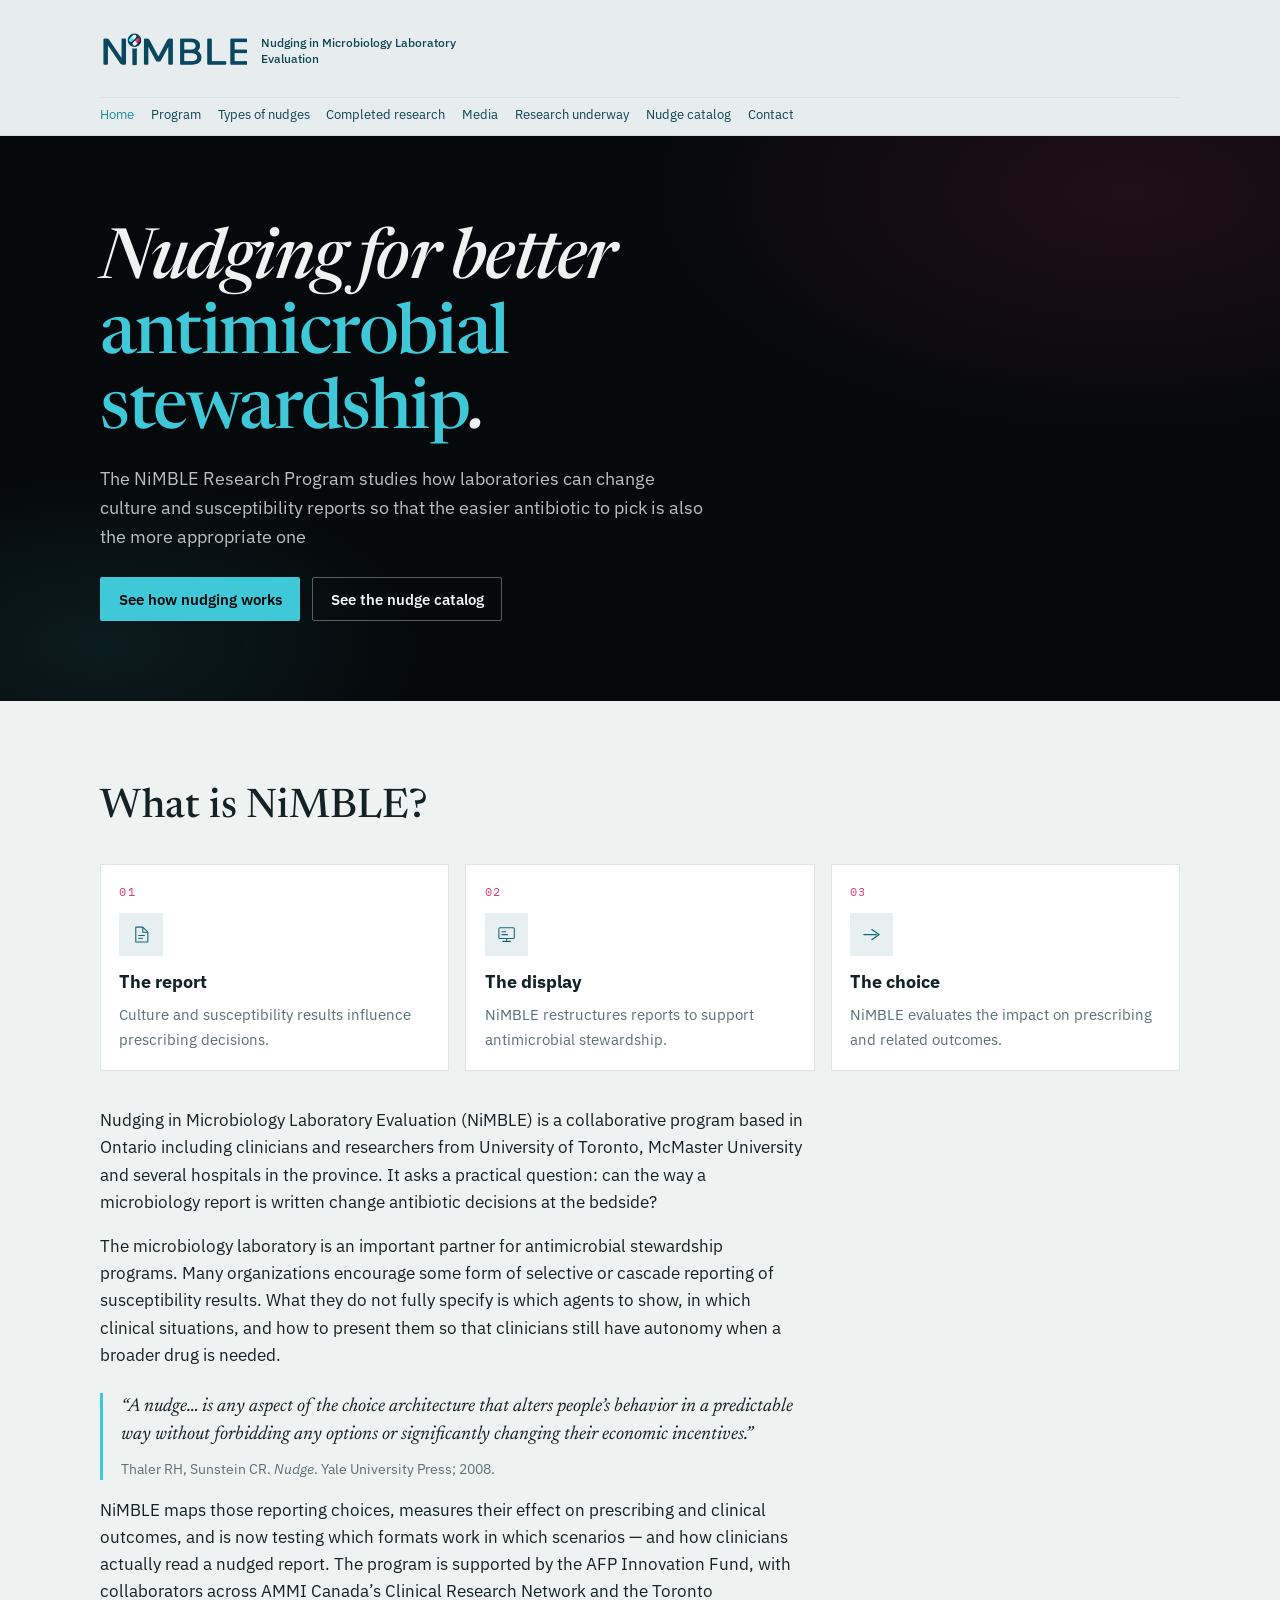
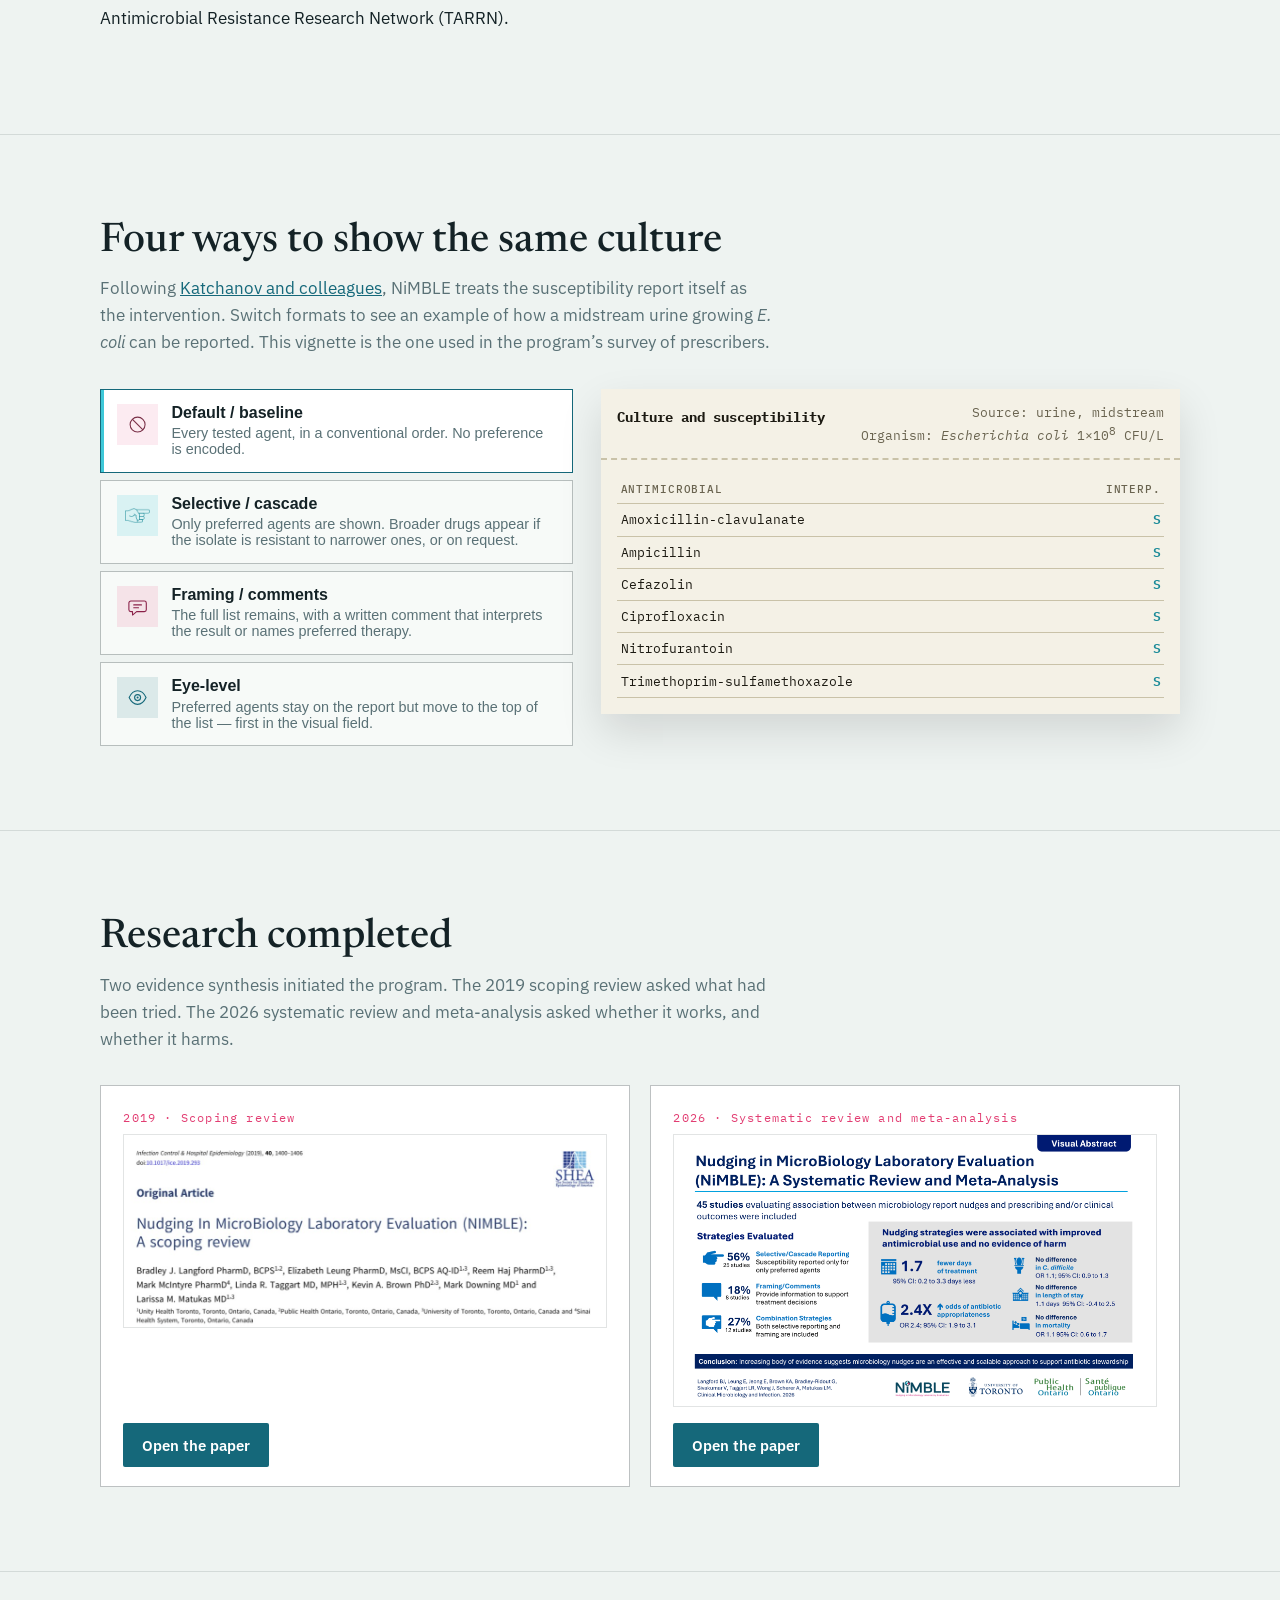
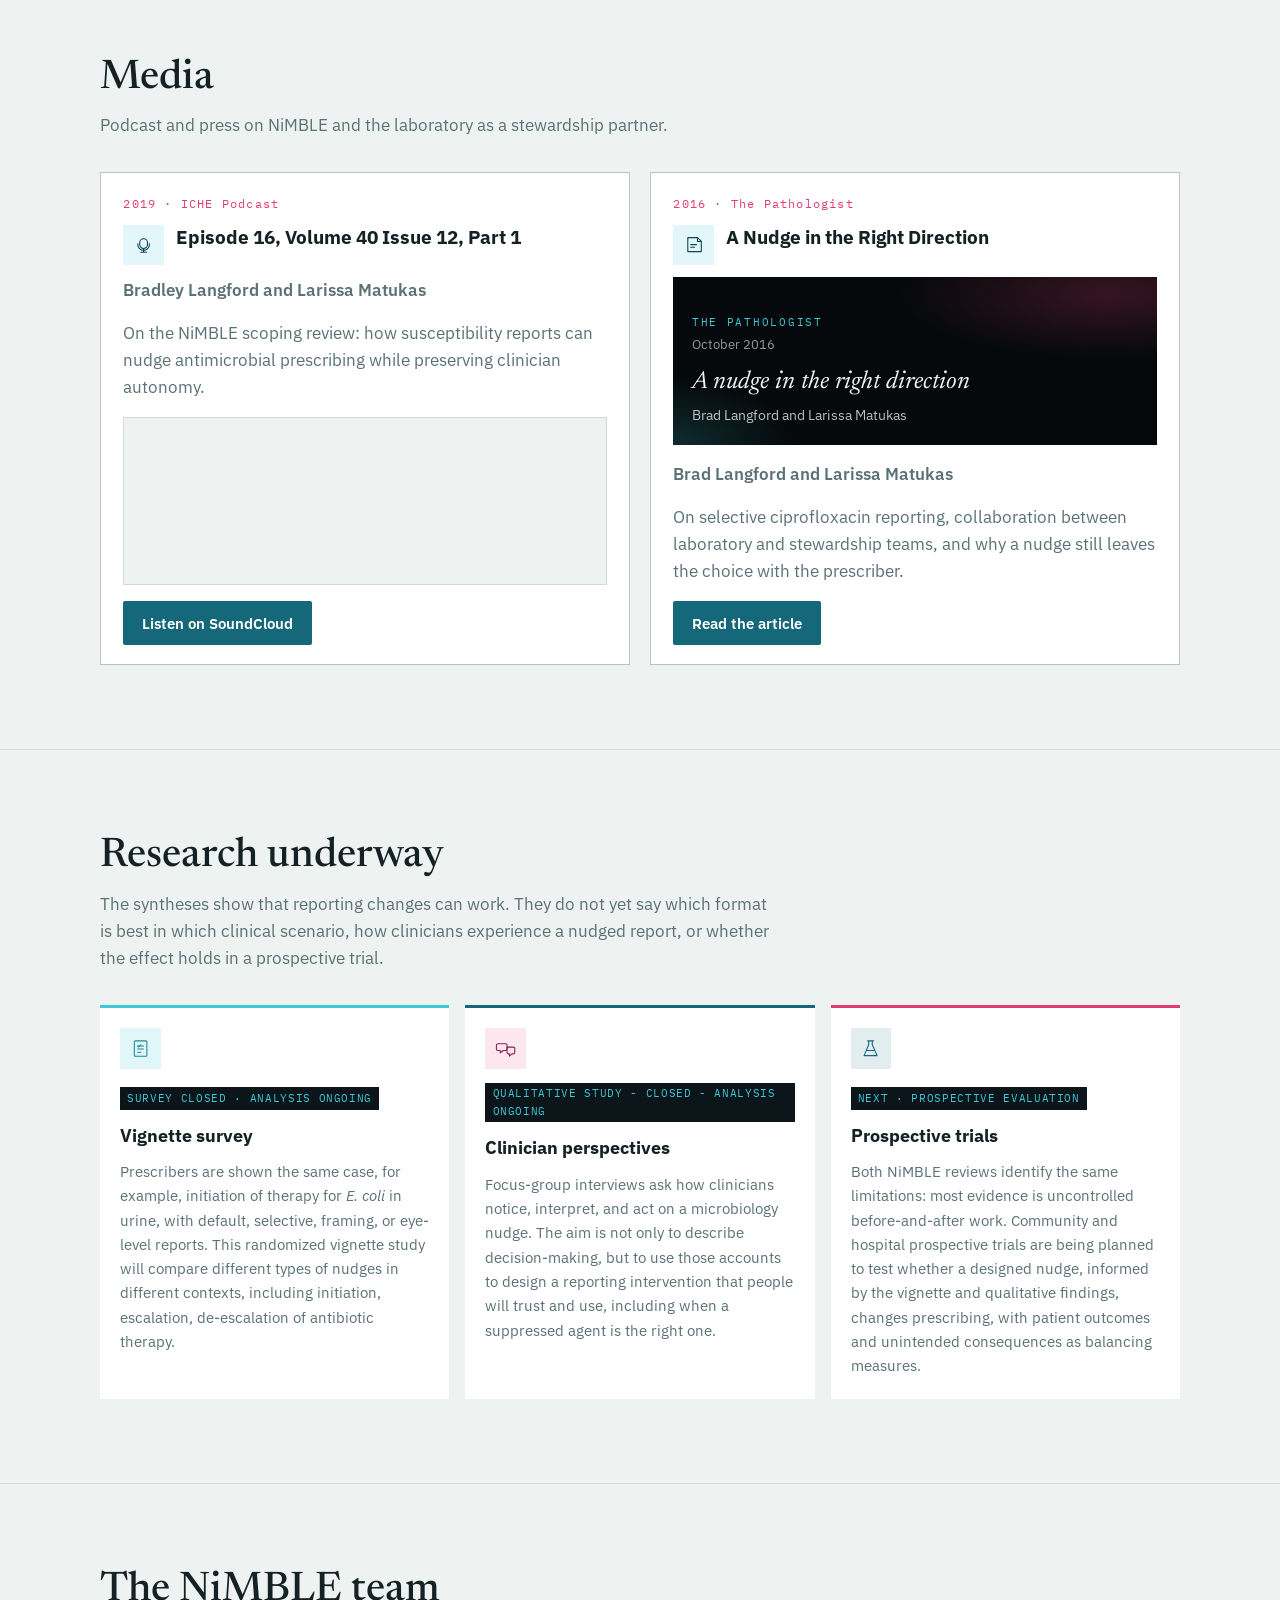
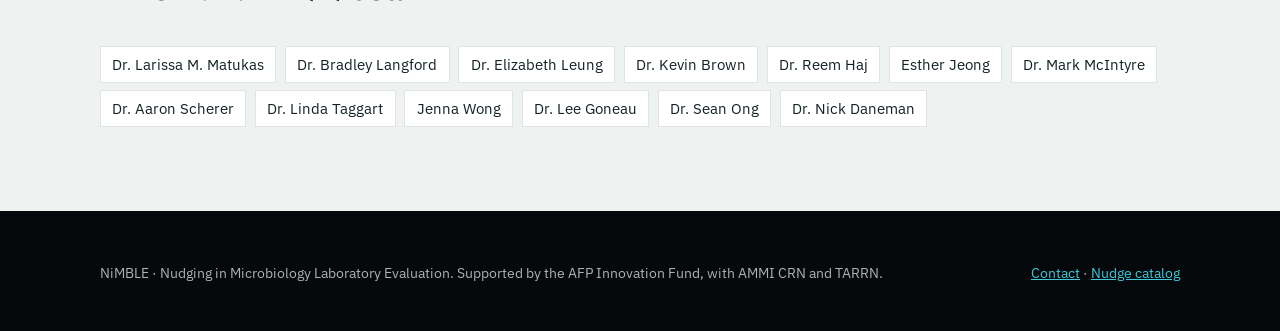
<file: index.html>
<!DOCTYPE html>
<html lang="en">

<head>
  <meta charset="utf-8">
  <meta name="viewport" content="width=device-width, initial-scale=1">
  <title>NiMBLE — Nudging in Microbiology Laboratory Evaluation</title>
  <meta name="description"
    content="NiMBLE studies how the design of microbiology laboratory reports can improve antimicrobial prescribing without removing clinician autonomy.">
  <link rel="preconnect" href="https://fonts.googleapis.com">
  <link rel="preconnect" href="https://fonts.gstatic.com" crossorigin>
  <link
    href="https://fonts.googleapis.com/css2?family=IBM+Plex+Mono:wght@400;600&family=IBM+Plex+Sans:wght@400;500;600&family=Newsreader:ital,opsz,wght@0,6..72,500;1,6..72,500&display=swap"
    rel="stylesheet">
  <link rel="stylesheet" href="styles.css?v=13">
  <link rel="icon" href="assets/favicon.svg" type="image/svg+xml">
  <link rel="icon" href="assets/favicon.png" type="image/png" sizes="32x32">
  <link rel="shortcut icon" href="favicon.ico">
  <link rel="apple-touch-icon" href="assets/apple-touch-icon.png">
</head>

<body>
  <a class="skip" href="#main">Skip to content</a>
  <header class="site-header">
    <div class="header-inner">
      <div class="header-bar">
        <a class="logo-link" href="index.html#home">
          <img src="assets/nimble-logo.png" width="293" height="59" alt="NiMBLE">
          <span class="logo-wordmark">Nudging in Microbiology Laboratory Evaluation</span>
        </a>
        <button class="nav-toggle" type="button" aria-expanded="false" aria-controls="site-nav">Menu</button>
      </div>
      <nav class="site-nav" id="site-nav" aria-label="Primary">
        <a href="#home" aria-current="page">Home</a>
        <a href="#program">Program</a>
        <a href="#nudges">Types of nudges</a>
        <a href="#completed">Completed research</a>
        <a href="#media">Media</a>
        <a href="#underway">Research underway</a>
        <a href="literature.html">Nudge catalog</a>
        <a href="contact.html">Contact</a>
      </nav>
    </div>
  </header>

  <main id="main">
    <section class="hero" id="home">
      <div class="hero-inner solo">
        <div>
          <h1>Nudging for better <em>antimicrobial stewardship</em>.</h1>
          <p class="lede">The NiMBLE Research Program studies how laboratories can change culture and susceptibility reports
            so that the easier antibiotic to pick is also the more appropriate one</p>
          <div class="hero-actions">
            <a class="btn btn-cyan" href="#nudges">See how nudging works</a>
            <a class="btn btn-ghost" href="literature.html">See the nudge catalog</a>
          </div>
        </div>
      </div>
    </section>

    <section class="section" id="program">
      <div class="wrap">
        <div class="section-head">
          <h2>What is NiMBLE?</h2>
        </div>
        <ol class="how-row">
          <li>
            <span class="how-num">01</span>
            <span class="how-glyph" aria-hidden="true"><svg class="glyph"><use href="#icon-report"></use></svg></span>
            <h3>The report</h3>
            <p>Culture and susceptibility results influence prescribing decisions.</p>
          </li>
          <li>
            <span class="how-num">02</span>
            <span class="how-glyph" aria-hidden="true"><svg class="glyph"><use href="#icon-display"></use></svg></span>
            <h3>The display</h3>
            <p>NiMBLE restructures reports to support antimicrobial stewardship.</p>
          </li>
          <li>
            <span class="how-num">03</span>
            <span class="how-glyph" aria-hidden="true"><svg class="glyph"><use href="#icon-choice"></use></svg></span>
            <h3>The choice</h3>
            <p>NiMBLE evaluates the impact on prescribing and related outcomes.</p>
          </li>
        </ol>
        <div class="prose">
          <p>Nudging in Microbiology Laboratory Evaluation (NiMBLE) is a collaborative program based in Ontario
            including clinicians and researchers from University of Toronto, McMaster University and several hospitals
            in the province. It asks a practical question: can the way a microbiology report is written change
            antibiotic decisions at the bedside?</p>
          <p>The microbiology laboratory is an important partner for antimicrobial
            stewardship programs. Many organizations encourage some form of selective or cascade reporting of
            susceptibility results. What they do not fully specify is which agents to show, in which clinical
            situations, and how to present them so that clinicians still have autonomy when a broader drug is needed.
          </p>
          <blockquote class="quote">
            “A nudge… is any aspect of the choice architecture that alters people’s behavior in a predictable way
            without forbidding any options or significantly changing their economic incentives.”
            <cite>Thaler RH, Sunstein CR. <em>Nudge</em>. Yale University Press; 2008.</cite>
          </blockquote>
          <p>NiMBLE maps those reporting choices, measures their effect on prescribing and clinical outcomes, and is now
            testing which formats work in which scenarios — and how clinicians actually read a nudged report. The
            program is supported by the AFP Innovation Fund, with collaborators across AMMI Canada’s Clinical Research
            Network and the Toronto Antimicrobial Resistance Research Network (TARRN).</p>
        </div>
      </div>
    </section>

    <section class="section" id="nudges">
      <div class="wrap">
        <div class="section-head">
          <h2>Four ways to show the same culture</h2>
          <p class="section-intro">Following <a href="https://doi.org/10.1007/s15010-016-0938-3">Katchanov and
              colleagues</a>, NiMBLE treats the susceptibility report itself as the intervention. Switch formats to see
            an example of how a midstream urine growing <em>E. coli</em> can be reported. This vignette is the one used in the
            program’s survey of prescribers.</p>
        </div>
        <div class="nudge-layout">
          <div class="nudge-tabs" role="tablist" aria-label="Nudge types">
            <button class="nudge-tab" id="tab-default" type="button" role="tab" aria-selected="true"
              aria-controls="slip" data-nudge="default">
              <span class="nudge-glyph glyph-baseline" aria-hidden="true"><svg class="glyph"><use href="#icon-baseline"></use></svg></span>
              <span>
                <h3>Default / baseline</h3>
                <p>Every tested agent, in a conventional order. No preference is encoded.</p>
              </span>
            </button>
            <button class="nudge-tab" id="tab-selective" type="button" role="tab" aria-selected="false"
              aria-controls="slip" data-nudge="selective">
              <span class="nudge-glyph glyph-selective" aria-hidden="true"><span class="glyph glyph-hand"></span></span>
              <span>
                <h3>Selective / cascade</h3>
                <p>Only preferred agents are shown. Broader drugs appear if the isolate is resistant to narrower ones,
                  or on request.</p>
              </span>
            </button>
            <button class="nudge-tab" id="tab-framing" type="button" role="tab" aria-selected="false"
              aria-controls="slip" data-nudge="framing">
              <span class="nudge-glyph glyph-framing" aria-hidden="true"><svg class="glyph"><use href="#icon-framing"></use></svg></span>
              <span>
                <h3>Framing / comments</h3>
                <p>The full list remains, with a written comment that interprets the result or names preferred therapy.
                </p>
              </span>
            </button>
            <button class="nudge-tab" id="tab-eye" type="button" role="tab" aria-selected="false" aria-controls="slip"
              data-nudge="eye">
              <span class="nudge-glyph glyph-eye" aria-hidden="true"><svg class="glyph"><use href="#icon-eye"></use></svg></span>
              <span>
                <h3>Eye-level</h3>
                <p>Preferred agents stay on the report but move to the top of the list — first in the visual field.</p>
              </span>
            </button>
          </div>
          <div class="slip" id="slip" data-mode="default" role="tabpanel" aria-labelledby="tab-default">
            <div class="slip-head">
              <div class="slip-lab">
                <strong>Culture and susceptibility</strong>
              </div>
              <div class="slip-meta">
                Source: urine, midstream<br>
                Organism: <em>Escherichia coli</em> 1×10<sup>8</sup> CFU/L
              </div>
            </div>
            <div class="slip-body">
              <p class="slip-comment" id="slip-comment">When treating patients with lower urinary tract infection, the
                use of nitrofurantoin or trimethoprim-sulfamethoxazole is preferred.</p>
              <table class="ast">
                <thead>
                  <tr>
                    <th scope="col">Antimicrobial</th>
                    <th scope="col">Interp.</th>
                  </tr>
                </thead>
                <tbody id="ast-body"></tbody>
              </table>
            </div>
          </div>
        </div>
      </div>
    </section>

    <section class="section" id="completed">
      <div class="wrap">
        <div class="section-head">
          <h2>Research completed</h2>
          <p class="section-intro">Two evidence synthesis initiated the program. The 2019 scoping review asked what had
            been tried. The 2026 systematic review and meta-analysis asked whether it works, and whether it harms.</p>
        </div>
        <div class="study-grid">
          <article class="study-card">
            <p class="year">2019 · Scoping review</p>
            <figure class="paper-figure">
              <img src="assets/scoping-review.png" width="800" height="520" loading="lazy"
                alt="First page of Langford et al., Nudging In MicroBiology Laboratory Evaluation (NIMBLE): A scoping review, Infection Control and Hospital Epidemiology, 2019.">
            </figure>
            <a class="btn btn-teal" href="https://doi.org/10.1017/ice.2019.293" target="_blank" rel="noopener noreferrer">Open the paper</a>
          </article>
          <article class="study-card">
            <p class="year">2026 · Systematic review and meta-analysis</p>
            <figure class="paper-figure">
              <img src="assets/sr-visual-abstract.png" width="960" height="540" loading="lazy"
                alt="Visual abstract for Langford et al., Nudging in MicroBiology Laboratory Evaluation (NiMBLE): a systematic review and meta-analysis, Clinical Microbiology and Infection, 2026.">
            </figure>
            <a class="btn btn-teal" href="https://www.clinicalmicrobiologyandinfection.org/article/S1198-743X(26)00192-8/fulltext" target="_blank" rel="noopener noreferrer">Open the paper</a>
          </article>
        </div>
      </div>
    </section>

    <section class="section" id="media">
      <div class="wrap">
        <div class="section-head">
          <h2>Media</h2>
          <p class="section-intro">Podcast and press on NiMBLE and the laboratory as a stewardship partner.</p>
        </div>
        <div class="media-grid">
          <article class="media-card">
            <p class="year">2019 · ICHE Podcast</p>
            <div class="media-title-row">
              <span class="nudge-glyph glyph-podcast" aria-hidden="true"><svg class="glyph"><use href="#icon-podcast"></use></svg></span>
              <h3>Episode 16, Volume 40 Issue 12, Part 1</h3>
            </div>
            <p class="media-byline">Bradley Langford and Larissa Matukas</p>
            <p>On the NiMBLE scoping review: how susceptibility reports can nudge antimicrobial prescribing while preserving clinician autonomy.</p>
            <div class="podcast-embed">
              <iframe title="ICHE Podcast episode 16 with Bradley Langford and Larissa Matukas"
                src="https://w.soundcloud.com/player/?url=https%3A//soundcloud.com/user-660720406/episode-16-volume-40-issue-12-part-1&amp;color=%2315687a&amp;auto_play=false&amp;hide_related=true&amp;show_comments=false&amp;show_user=false&amp;show_reposts=false&amp;show_teaser=false"
                loading="lazy" allow="autoplay"></iframe>
            </div>
            <a class="btn btn-teal" href="https://soundcloud.com/user-660720406/episode-16-volume-40-issue-12-part-1" target="_blank" rel="noopener noreferrer">Listen on SoundCloud</a>
          </article>
          <article class="media-card">
            <p class="year">2016 · The Pathologist</p>
            <div class="media-title-row">
              <span class="nudge-glyph glyph-article" aria-hidden="true"><svg class="glyph"><use href="#icon-article"></use></svg></span>
              <h3>A Nudge in the Right Direction</h3>
            </div>
            <div class="magazine-mark" aria-hidden="true">
              <span class="magazine-kicker">The Pathologist</span>
              <span class="magazine-issue">October 2016</span>
              <span class="magazine-headline">A nudge in the right direction</span>
              <span class="magazine-authors">Brad Langford and Larissa Matukas</span>
            </div>
            <p class="media-byline">Brad Langford and Larissa Matukas</p>
            <p>On selective ciprofloxacin reporting, collaboration between laboratory and stewardship teams, and why a nudge still leaves the choice with the prescriber.</p>
            <a class="btn btn-teal" href="https://thepathologist.com/issues/2016/articles/oct/a-nudge-in-the-right-direction/" target="_blank" rel="noopener noreferrer">Read the article</a>
          </article>
        </div>
      </div>
    </section>

    <section class="section" id="underway">
      <div class="wrap">
        <div class="section-head">
          <h2>Research underway</h2>
          <p class="section-intro">The syntheses show that reporting changes can work. They do not yet say which format
            is best in which clinical scenario, how clinicians experience a nudged report, or whether the effect holds
            in a prospective trial.</p>
        </div>
        <div class="pipeline">
          <article>
            <span class="nudge-glyph glyph-selective" aria-hidden="true"><svg class="glyph"><use href="#icon-survey"></use></svg></span>
            <span class="status">Survey closed · analysis ongoing</span>
            <h3>Vignette survey</h3>
            <p>Prescribers are shown the same case, for example, initiation of therapy for <em>E. coli</em> in urine, with
              default, selective, framing, or eye-level reports. This randomized vignette study will compare different types of nudges in different contexts, including initiation, escalation, de-escalation of antibiotic therapy.</p>
          </article>
          <article>
            <span class="nudge-glyph glyph-framing" aria-hidden="true"><svg class="glyph"><use href="#icon-interview"></use></svg></span>
            <span class="status">Qualitative study - closed - analysis ongoing</span>
            <h3>Clinician perspectives</h3>
            <p>Focus-group interviews ask how clinicians notice, interpret, and act on a microbiology nudge. The aim is
              not only to describe decision-making, but to use those accounts to design a reporting intervention that
              people will trust and use, including when a suppressed agent is the right one.</p>
          </article>
          <article>
            <span class="nudge-glyph glyph-eye" aria-hidden="true"><svg class="glyph"><use href="#icon-trial"></use></svg></span>
            <span class="status">Next · prospective evaluation</span>
            <h3>Prospective trials</h3>
            <p>Both NiMBLE reviews identify the same limitations: most evidence is uncontrolled before-and-after work. Community
              and hospital prospective trials are being planned to test whether a designed nudge, informed by the
              vignette and qualitative findings, changes prescribing, with patient outcomes and unintended
              consequences as balancing measures.</p>
          </article>
        </div>
      </div>
    </section>

    <section class="section" id="team">
      <div class="wrap">
        <div class="section-head">
          <h2>The NiMBLE team</h2>
        </div>
        <ul class="team-list">
          <li>Dr. Larissa M. Matukas</li>
          <li>Dr. Bradley Langford</li>
          <li>Dr. Elizabeth Leung</li>
          <li>Dr. Kevin Brown</li>
          <li>Dr. Reem Haj</li>
          <li>Esther Jeong</li>
          <li>Dr. Mark McIntyre</li>
          <li>Dr. Aaron Scherer</li>
          <li>Dr. Linda Taggart</li>
          <li>Jenna Wong</li>
          <li>Dr. Lee Goneau</li>
          <li>Dr. Sean Ong</li>
          <li>Dr. Nick Daneman</li>
        </ul>
      </div>
    </section>
  </main>

  <footer class="site-footer">
    <div class="wrap footer-inner">
      <p>NiMBLE · Nudging in Microbiology Laboratory Evaluation. Supported by the AFP Innovation Fund, with AMMI CRN and
        TARRN.</p>
      <p><a href="contact.html">Contact</a> · <a href="literature.html">Nudge catalog</a></p>
    </div>
  </footer>
  <script src="app.js?v=12"></script>
</body>

</html>
</file>
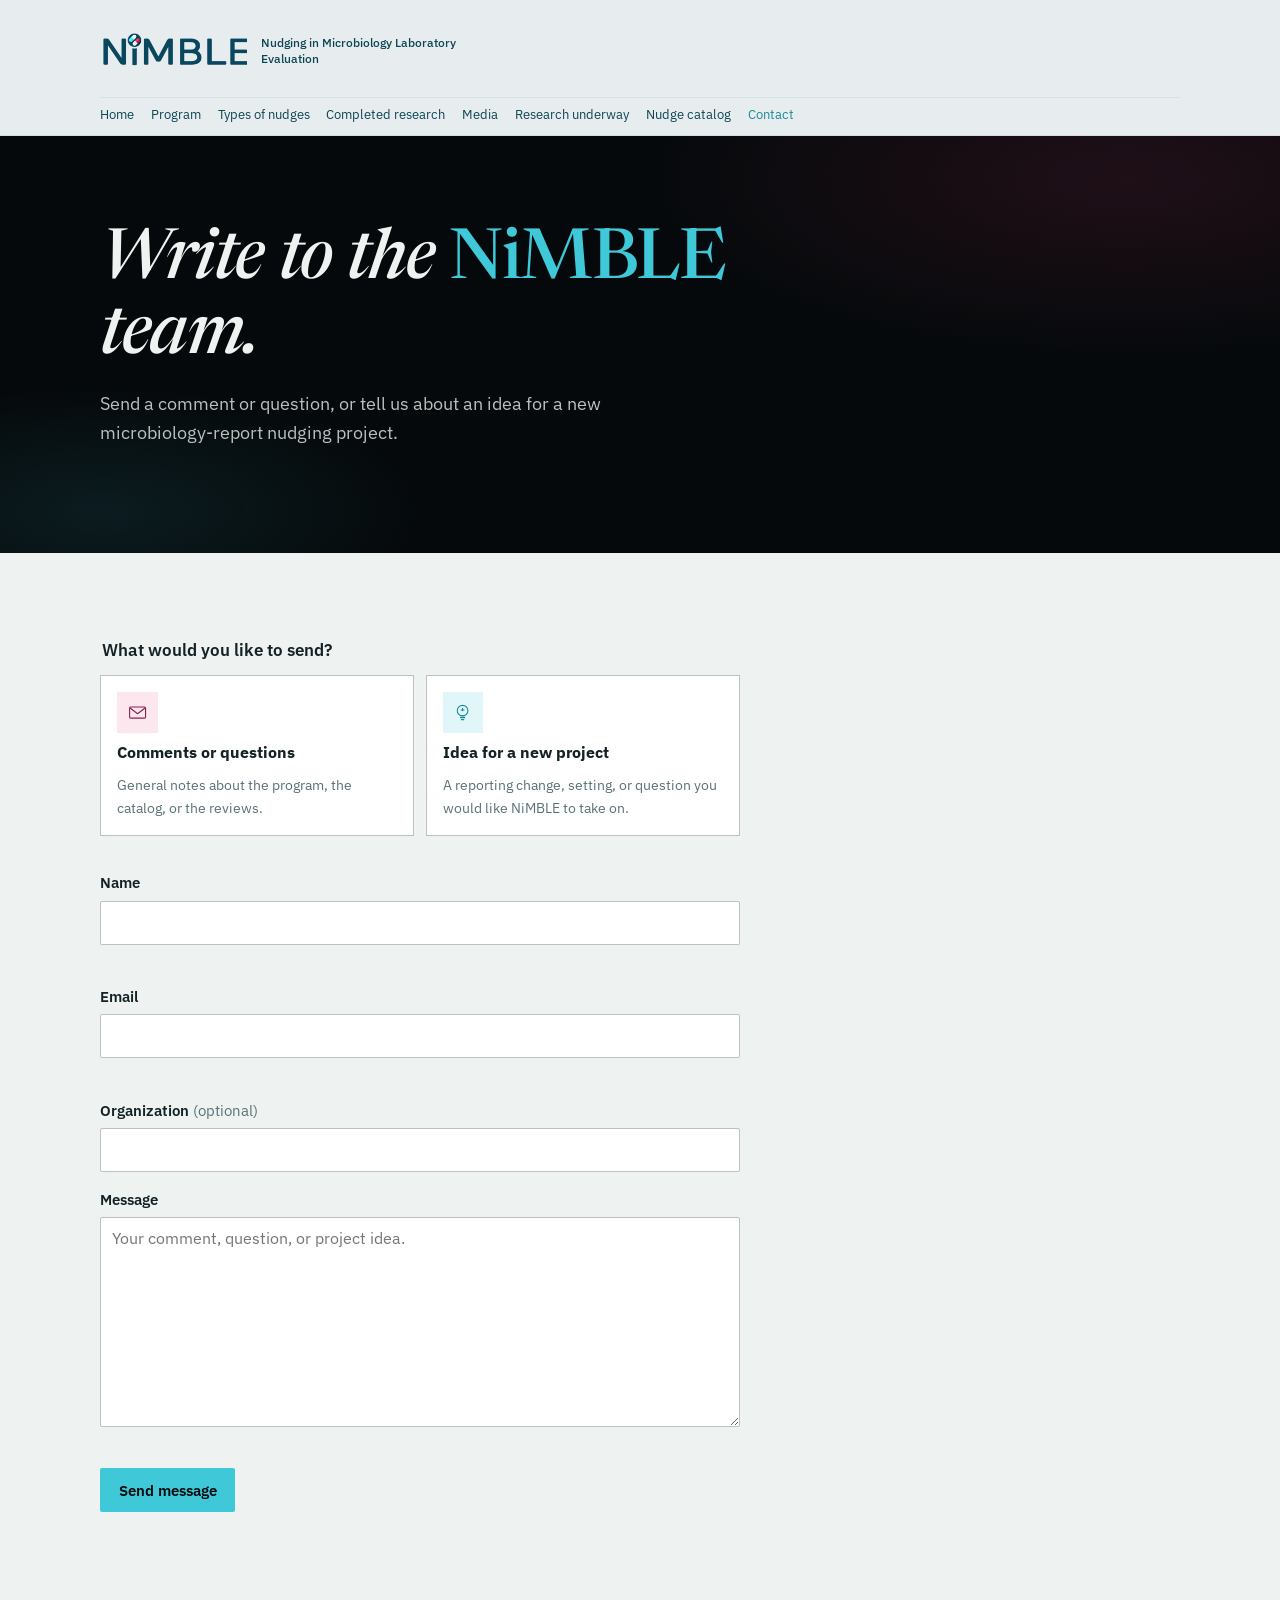
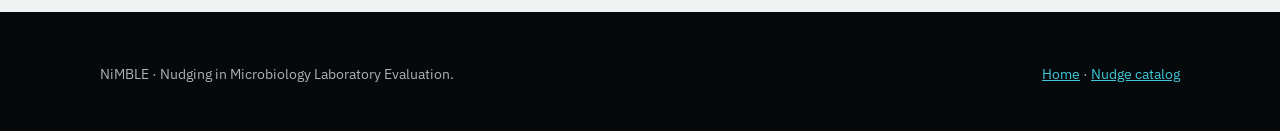
<file: contact.html>
<!DOCTYPE html>
<html lang="en">
<head>
  <meta charset="utf-8">
  <meta name="viewport" content="width=device-width, initial-scale=1">
  <title>Contact — NiMBLE</title>
  <meta name="description" content="Send comments or questions to the NiMBLE team, or suggest an idea for a new microbiology report nudging project.">
  <link rel="preconnect" href="https://fonts.googleapis.com">
  <link rel="preconnect" href="https://fonts.gstatic.com" crossorigin>
  <link href="https://fonts.googleapis.com/css2?family=IBM+Plex+Mono:wght@400;600&family=IBM+Plex+Sans:wght@400;500;600&family=Newsreader:ital,opsz,wght@0,6..72,500;1,6..72,500&display=swap" rel="stylesheet">
  <link rel="stylesheet" href="styles.css?v=13">
  <link rel="icon" href="assets/favicon.svg" type="image/svg+xml">
  <link rel="icon" href="assets/favicon.png" type="image/png" sizes="32x32">
  <link rel="shortcut icon" href="favicon.ico">
  <link rel="apple-touch-icon" href="assets/apple-touch-icon.png">
</head>
<body>
  <a class="skip" href="#main">Skip to content</a>
  <header class="site-header">
    <div class="header-inner">
      <div class="header-bar">
        <a class="logo-link" href="index.html#home">
          <img src="assets/nimble-logo.png" width="293" height="59" alt="NiMBLE">
          <span class="logo-wordmark">Nudging in Microbiology Laboratory Evaluation</span>
        </a>
        <button class="nav-toggle" type="button" aria-expanded="false" aria-controls="site-nav">Menu</button>
      </div>
      <nav class="site-nav" id="site-nav" aria-label="Primary">
        <a href="index.html#home">Home</a>
        <a href="index.html#program">Program</a>
        <a href="index.html#nudges">Types of nudges</a>
        <a href="index.html#completed">Completed research</a>
        <a href="index.html#media">Media</a>
        <a href="index.html#underway">Research underway</a>
        <a href="literature.html">Nudge catalog</a>
        <a href="contact.html" aria-current="page">Contact</a>
      </nav>
    </div>
  </header>

  <main id="main">
    <section class="hero">
      <div class="hero-inner solo">
        <div>
          <h1>Write to the <em>NiMBLE</em> team.</h1>
          <p class="lede">Send a comment or question, or tell us about an idea for a new microbiology-report nudging project.</p>
        </div>
      </div>
    </section>

    <section class="section">
      <div class="wrap contact-layout">
        <form class="contact-form" id="contact-form" novalidate>
          <fieldset class="topic-fieldset">
            <legend>What would you like to send?</legend>
            <div class="topic-grid">
              <label class="topic-card">
                <input type="radio" name="topic" value="comment" required>
                <span class="topic-card-inner">
                  <span class="nudge-glyph glyph-framing" aria-hidden="true"><svg class="glyph"><use href="#icon-mail"></use></svg></span>
                  <strong>Comments or questions</strong>
                  <span>General notes about the program, the catalog, or the reviews.</span>
                </span>
              </label>
              <label class="topic-card">
                <input type="radio" name="topic" value="idea" required>
                <span class="topic-card-inner">
                  <span class="nudge-glyph glyph-selective" aria-hidden="true"><svg class="glyph"><use href="#icon-idea"></use></svg></span>
                  <strong>Idea for a new project</strong>
                  <span>A reporting change, setting, or question you would like NiMBLE to take on.</span>
                </span>
              </label>
            </div>
            <p class="field-error" id="topic-error" role="alert"></p>
          </fieldset>

          <label class="form-label" for="contact-name">
            <span>Name</span>
            <input type="text" id="contact-name" name="name" autocomplete="name" required>
            <span class="field-error" id="contact-name-error" role="alert"></span>
          </label>
          <label class="form-label" for="contact-email">
            <span>Email</span>
            <input type="email" id="contact-email" name="email" autocomplete="email" required>
            <span class="field-error" id="contact-email-error" role="alert"></span>
          </label>
          <label class="form-label" for="contact-org">
            <span>Organization <span class="optional">(optional)</span></span>
            <input type="text" id="contact-org" name="organization" autocomplete="organization">
          </label>
          <label class="form-label" for="contact-message">
            <span>Message</span>
            <textarea id="contact-message" name="message" rows="8" required placeholder="Your comment, question, or project idea."></textarea>
            <span class="field-error" id="contact-message-error" role="alert"></span>
          </label>

          <button class="btn btn-cyan" type="submit">Send message</button>
          <p class="form-status" id="form-status" aria-live="polite"></p>
        </form>

        <div class="contact-thanks" id="contact-thanks" hidden tabindex="-1">
          <h2>Message sent.</h2>
          <p>Thank you. The NiMBLE team will see this in their inboxes.</p>
          <p><a href="index.html#home">Back to home</a></p>
        </div>
      </div>
    </section>
  </main>

  <footer class="site-footer">
    <div class="wrap footer-inner">
      <p>NiMBLE · Nudging in Microbiology Laboratory Evaluation.</p>
      <p><a href="index.html#home">Home</a> · <a href="literature.html">Nudge catalog</a></p>
    </div>
  </footer>
  <script src="app.js?v=12"></script>
</body>
</html>
</file>
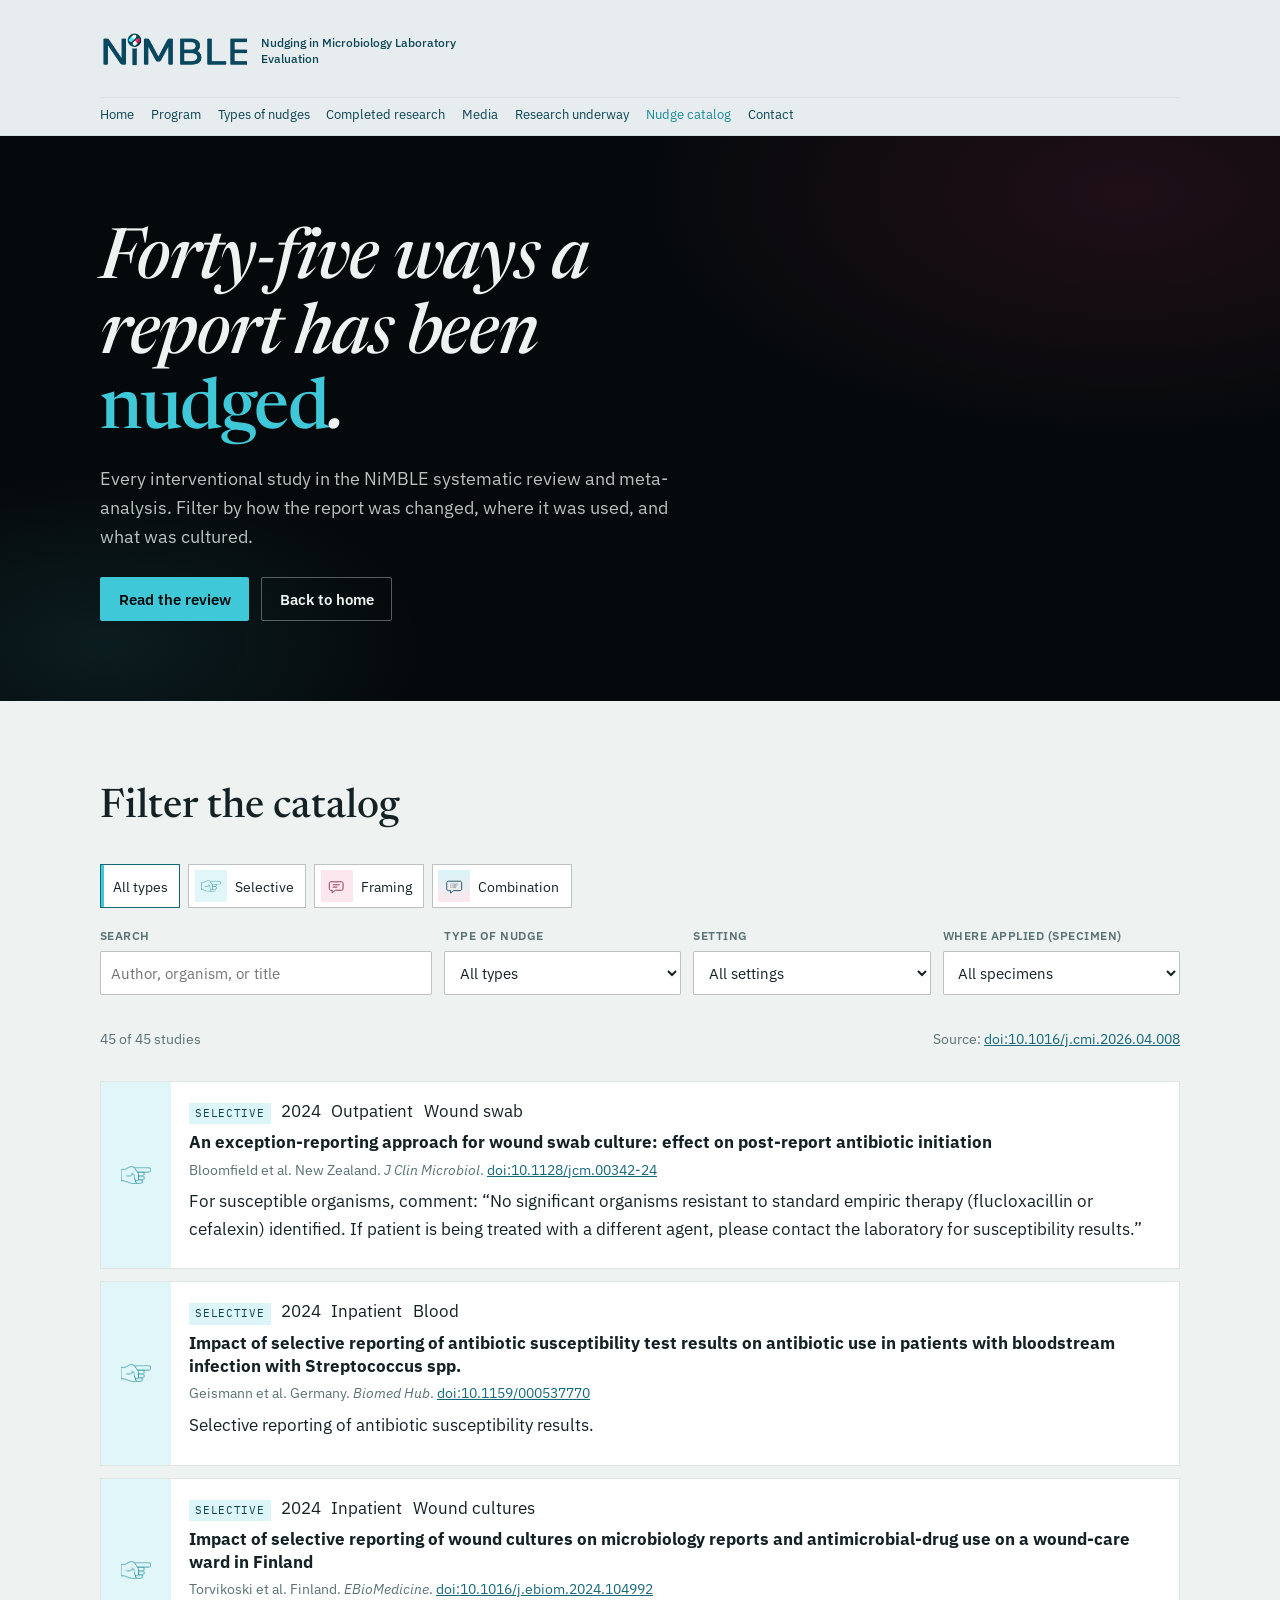
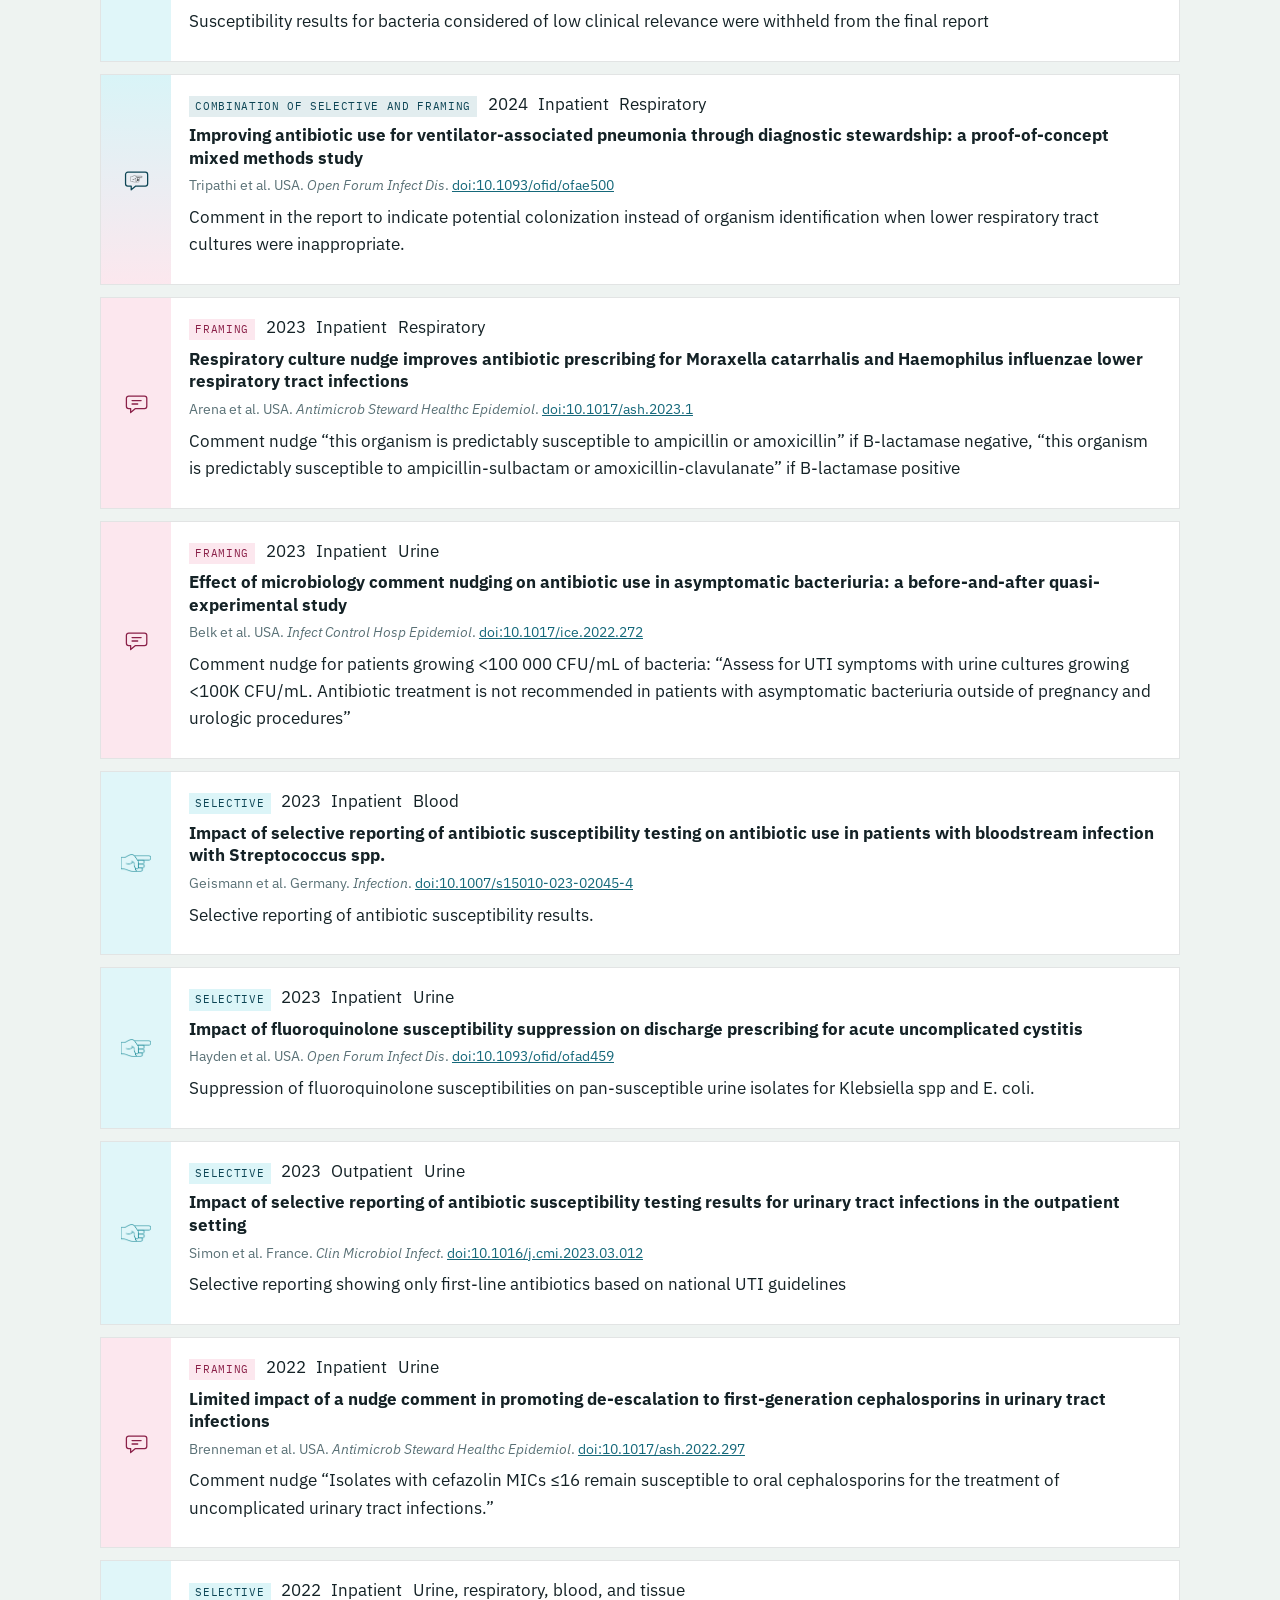
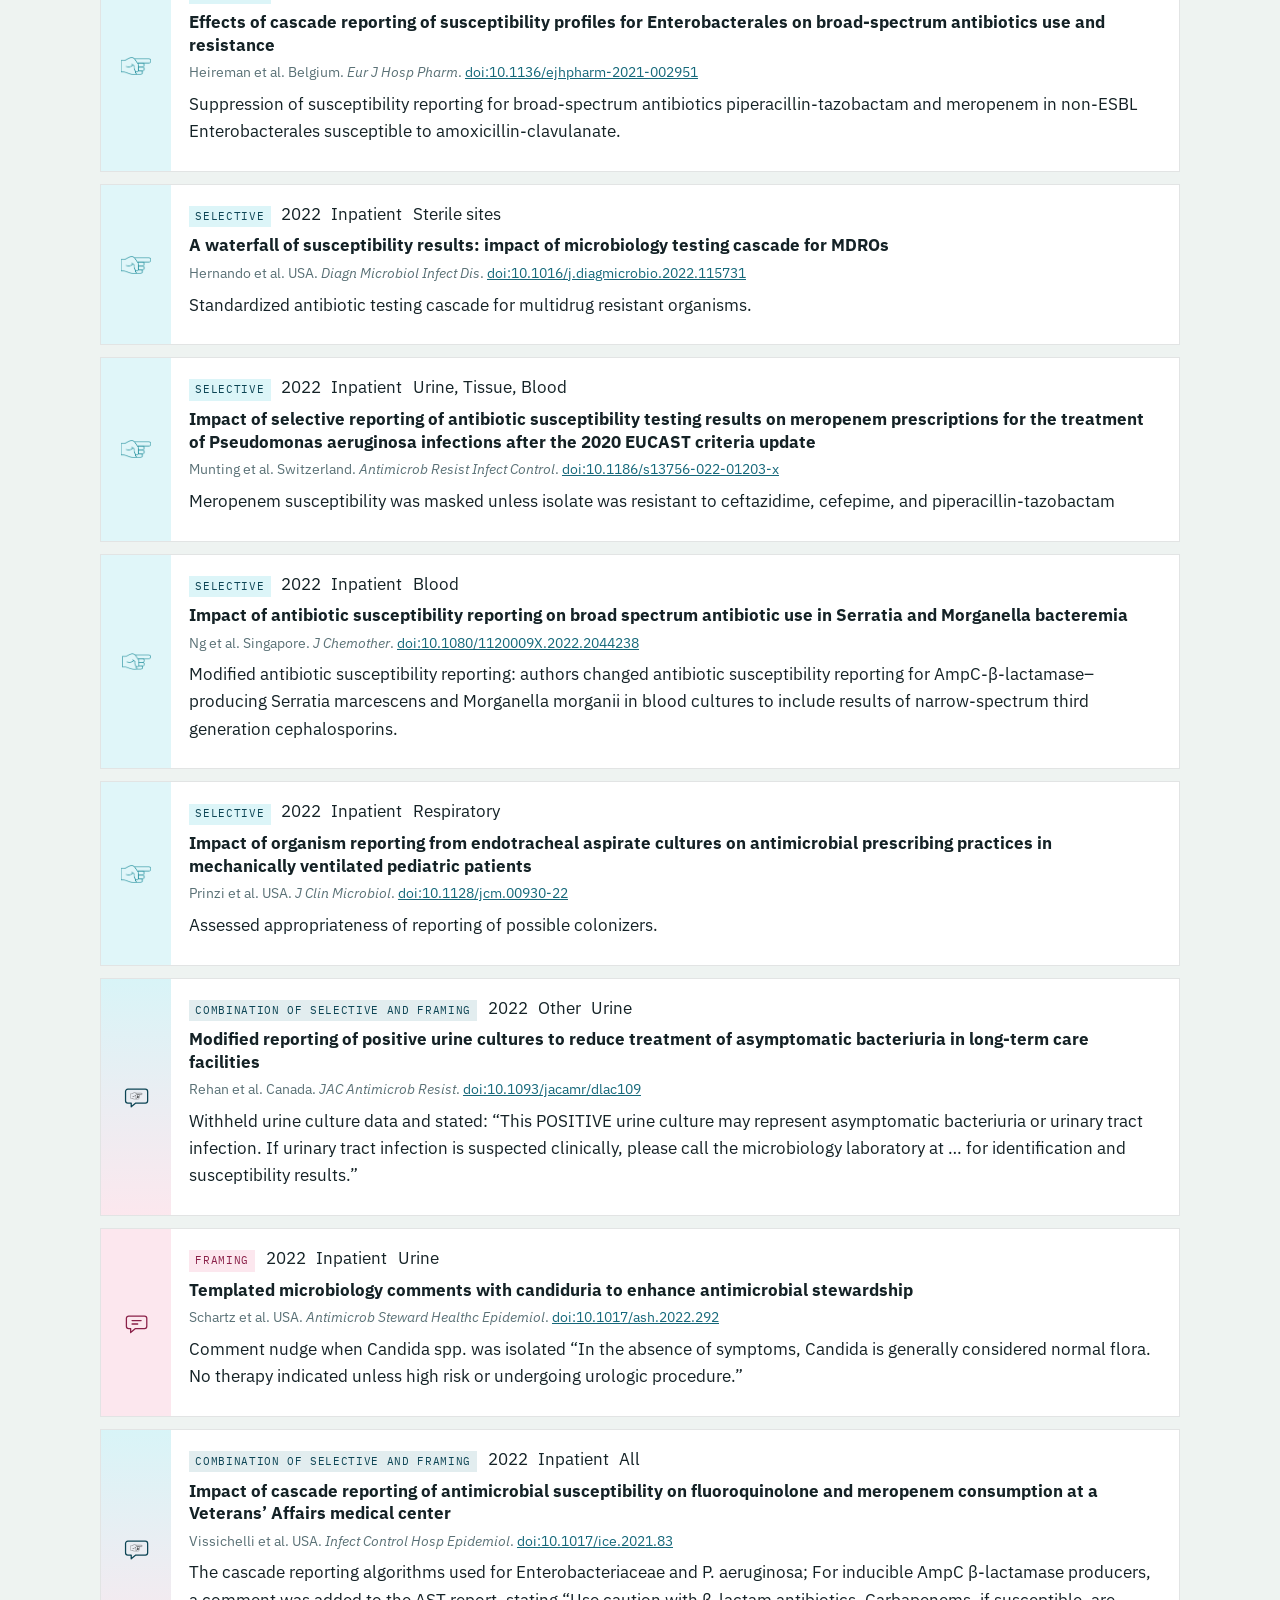
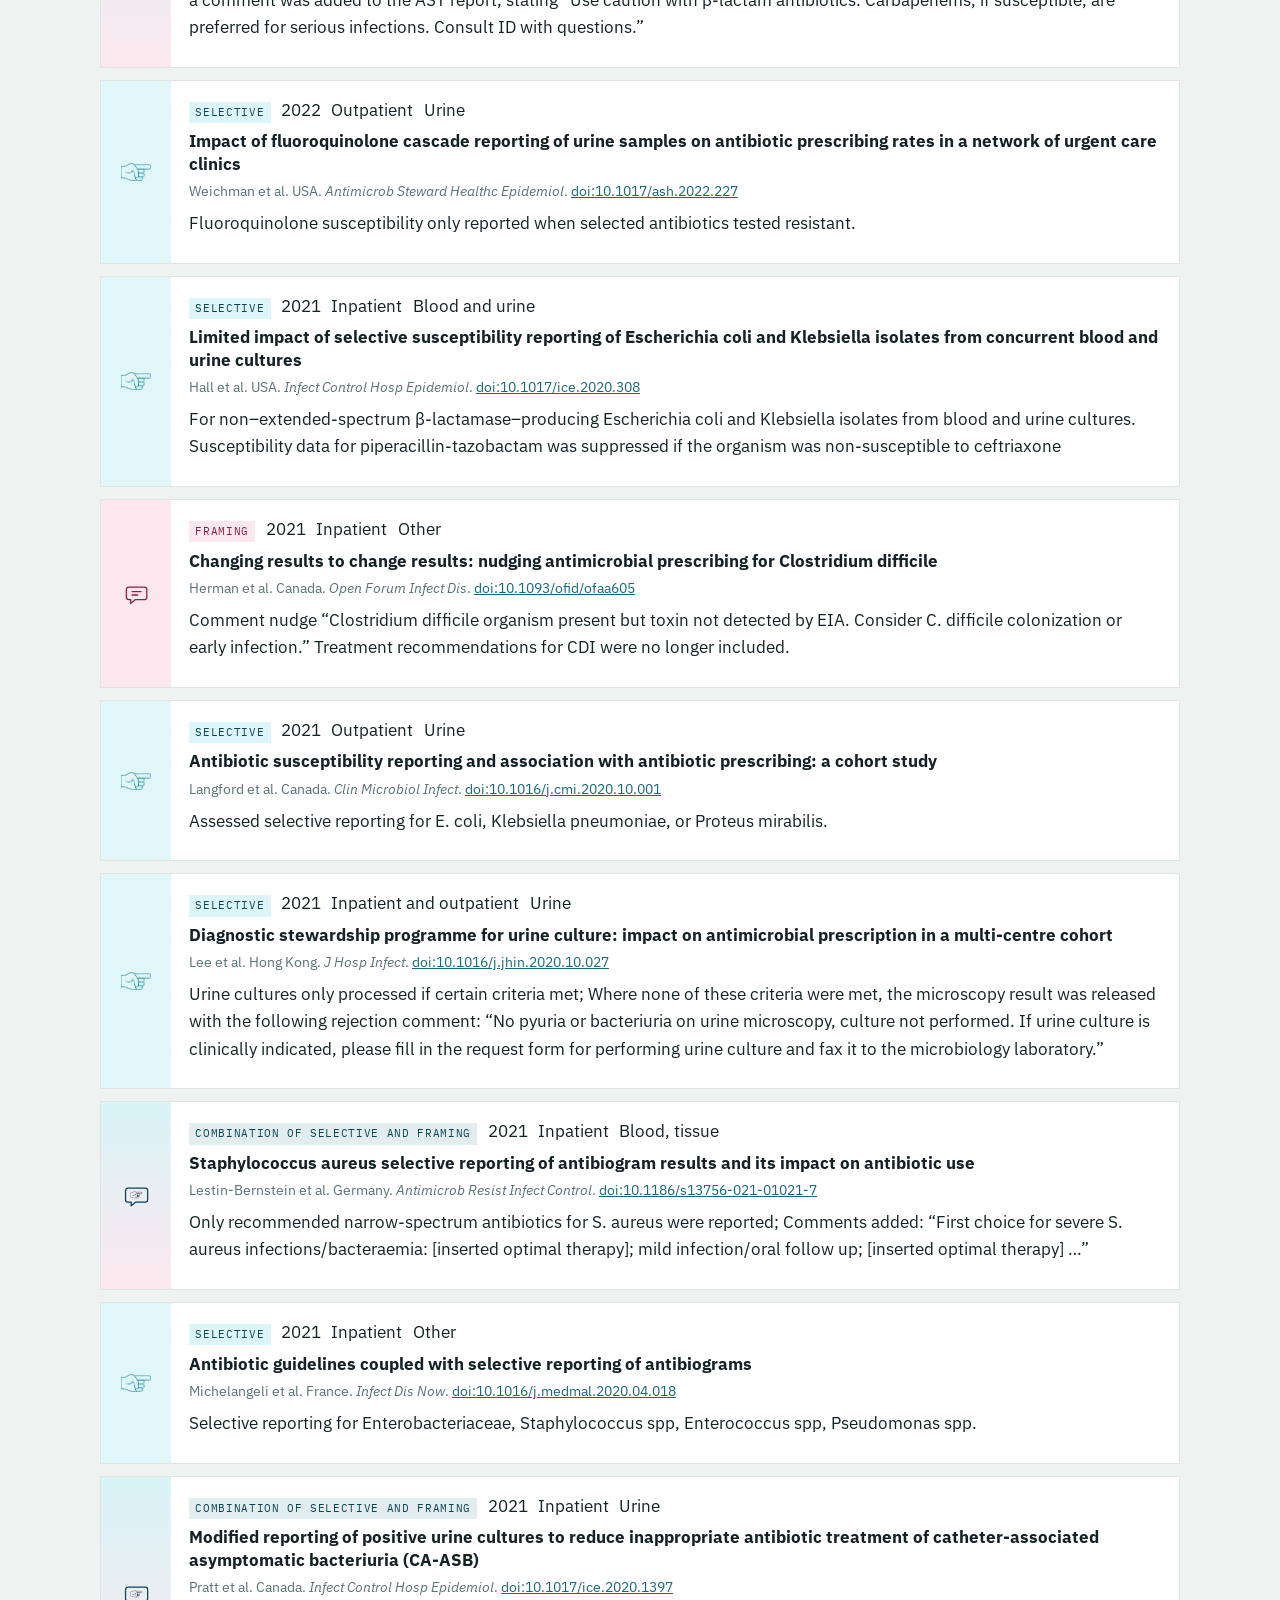
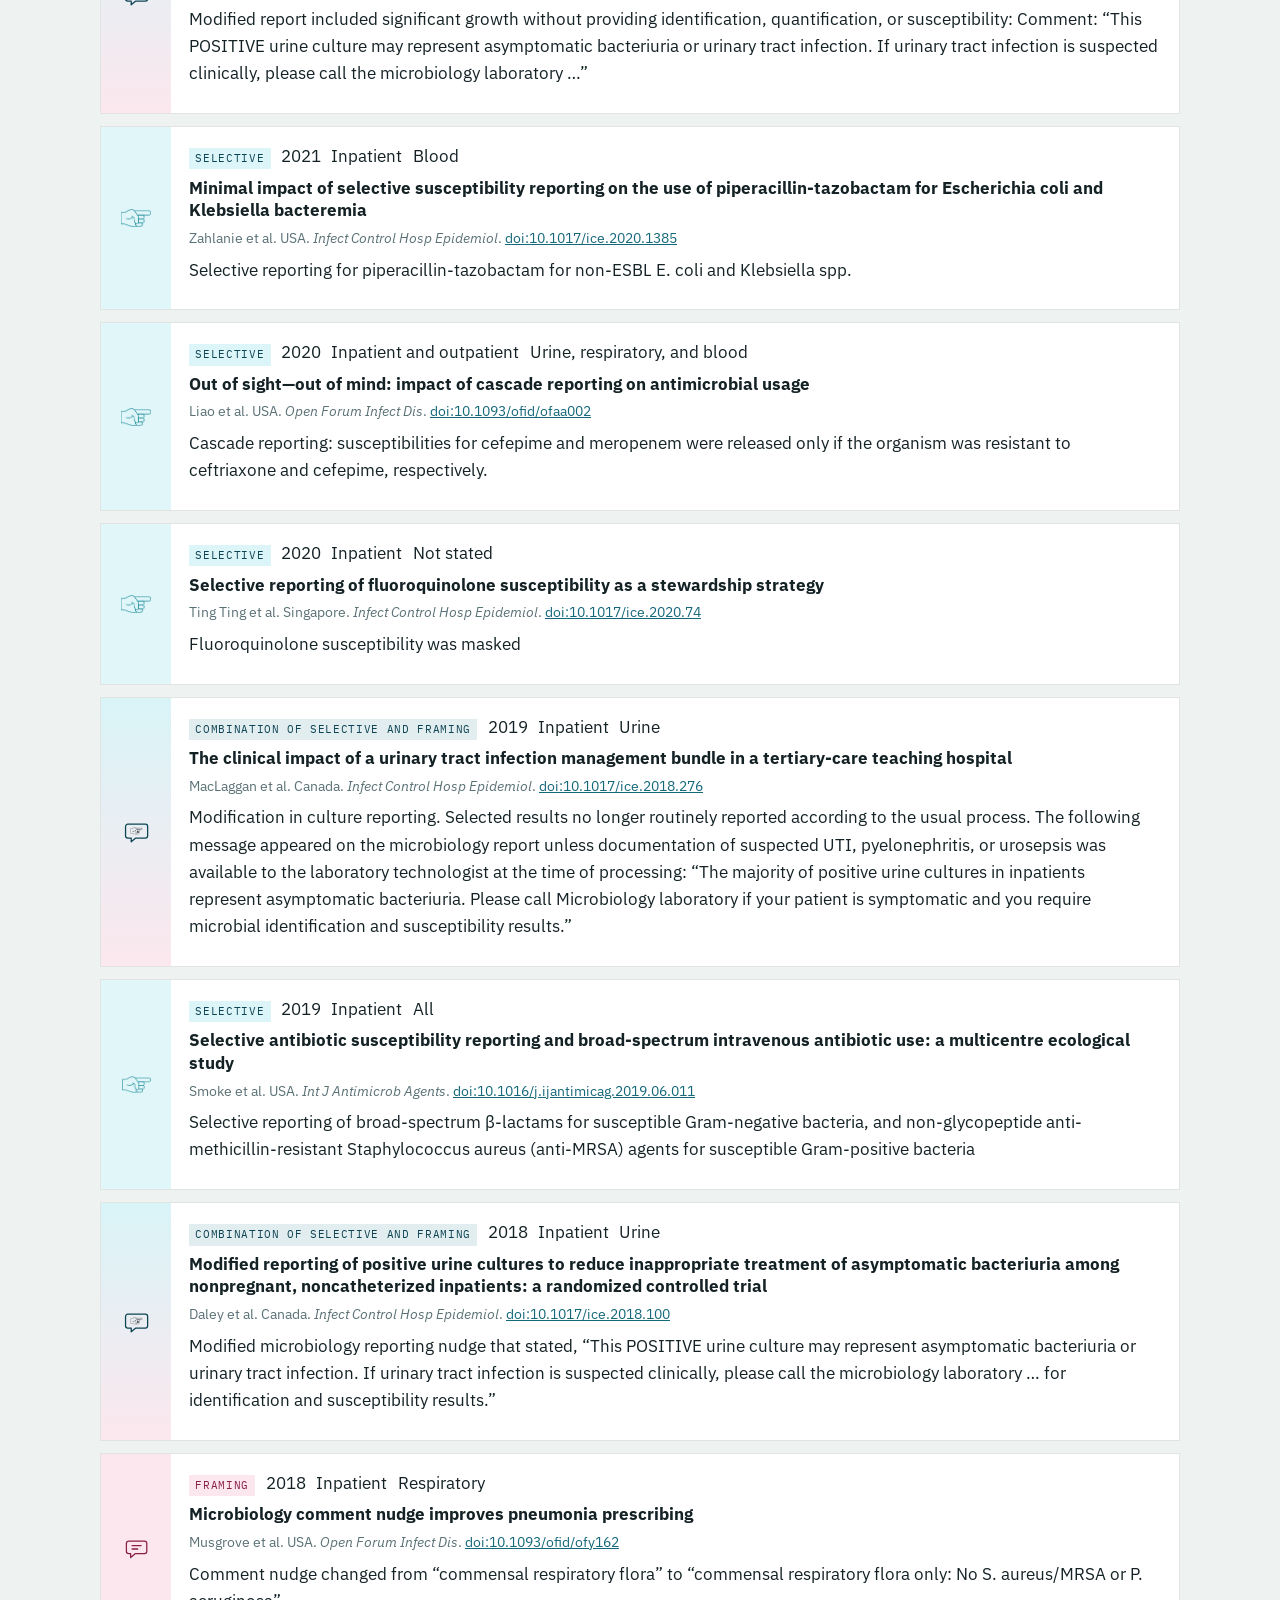
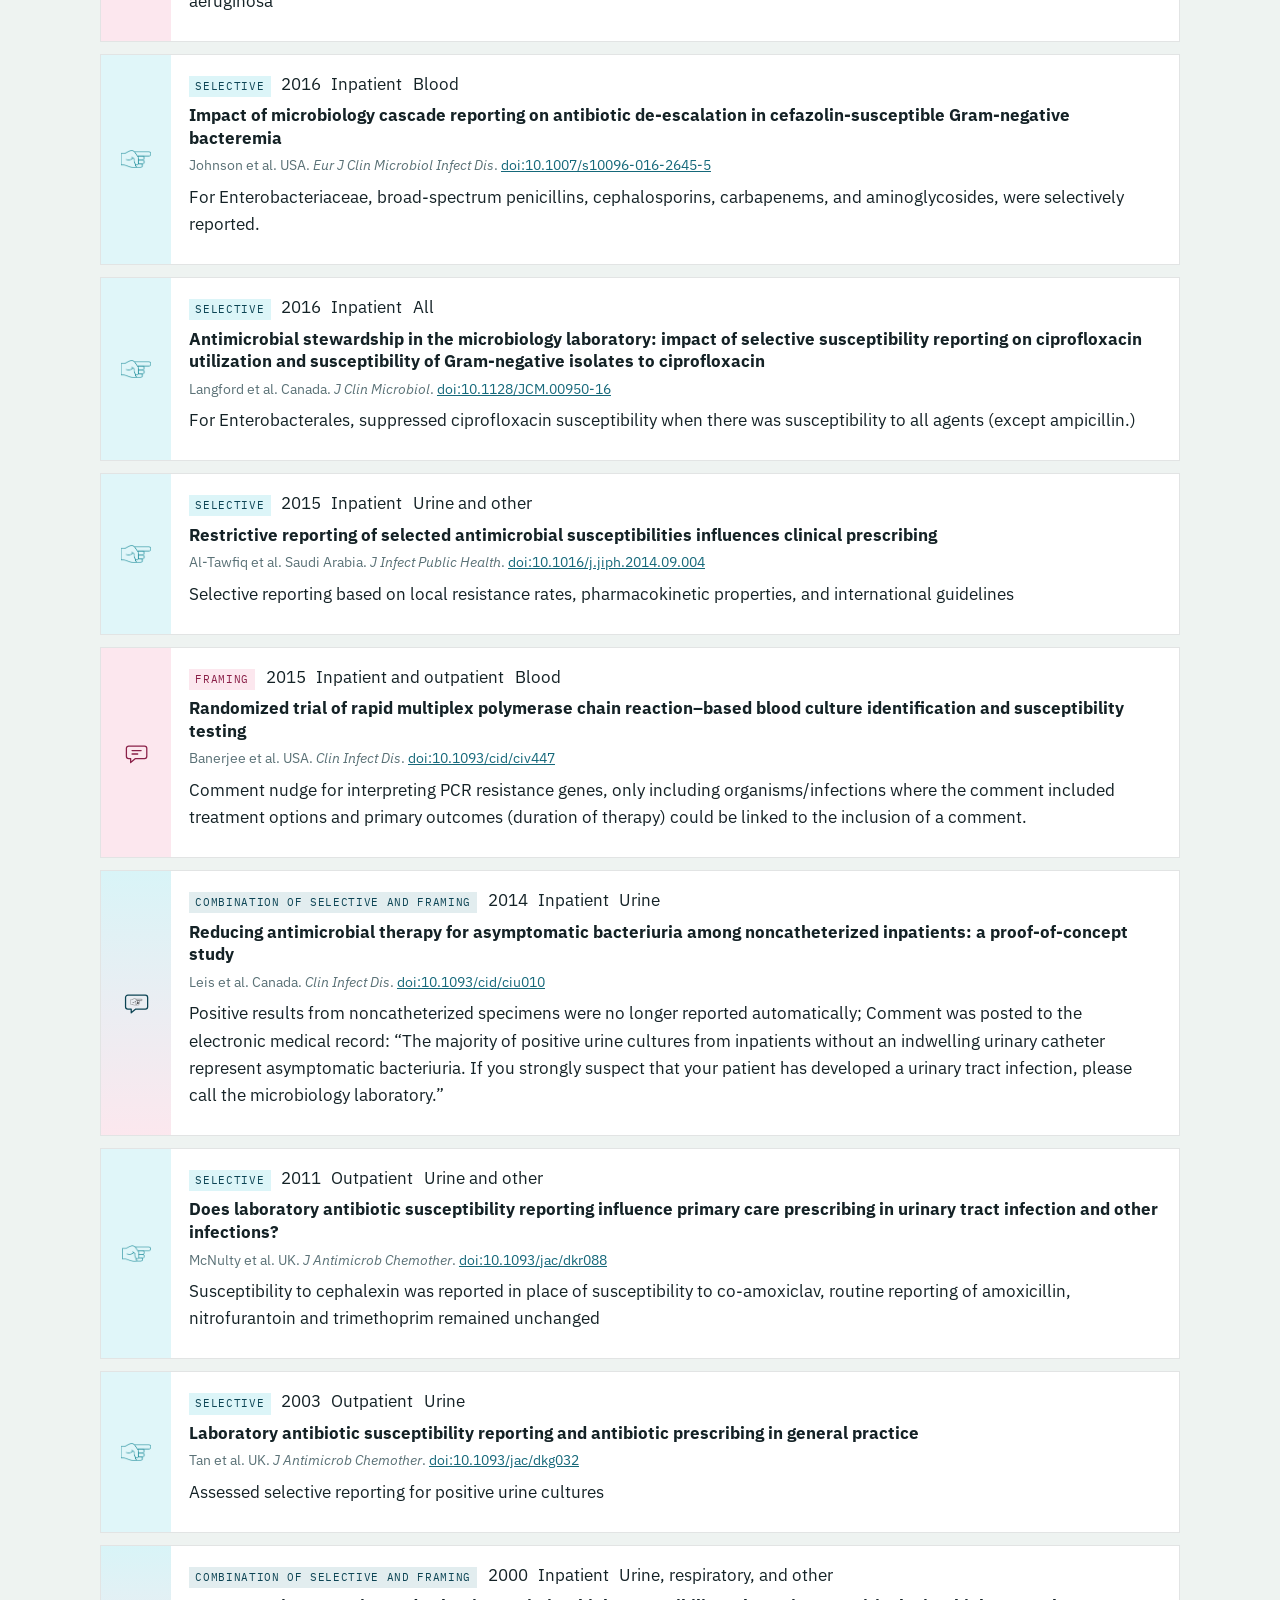
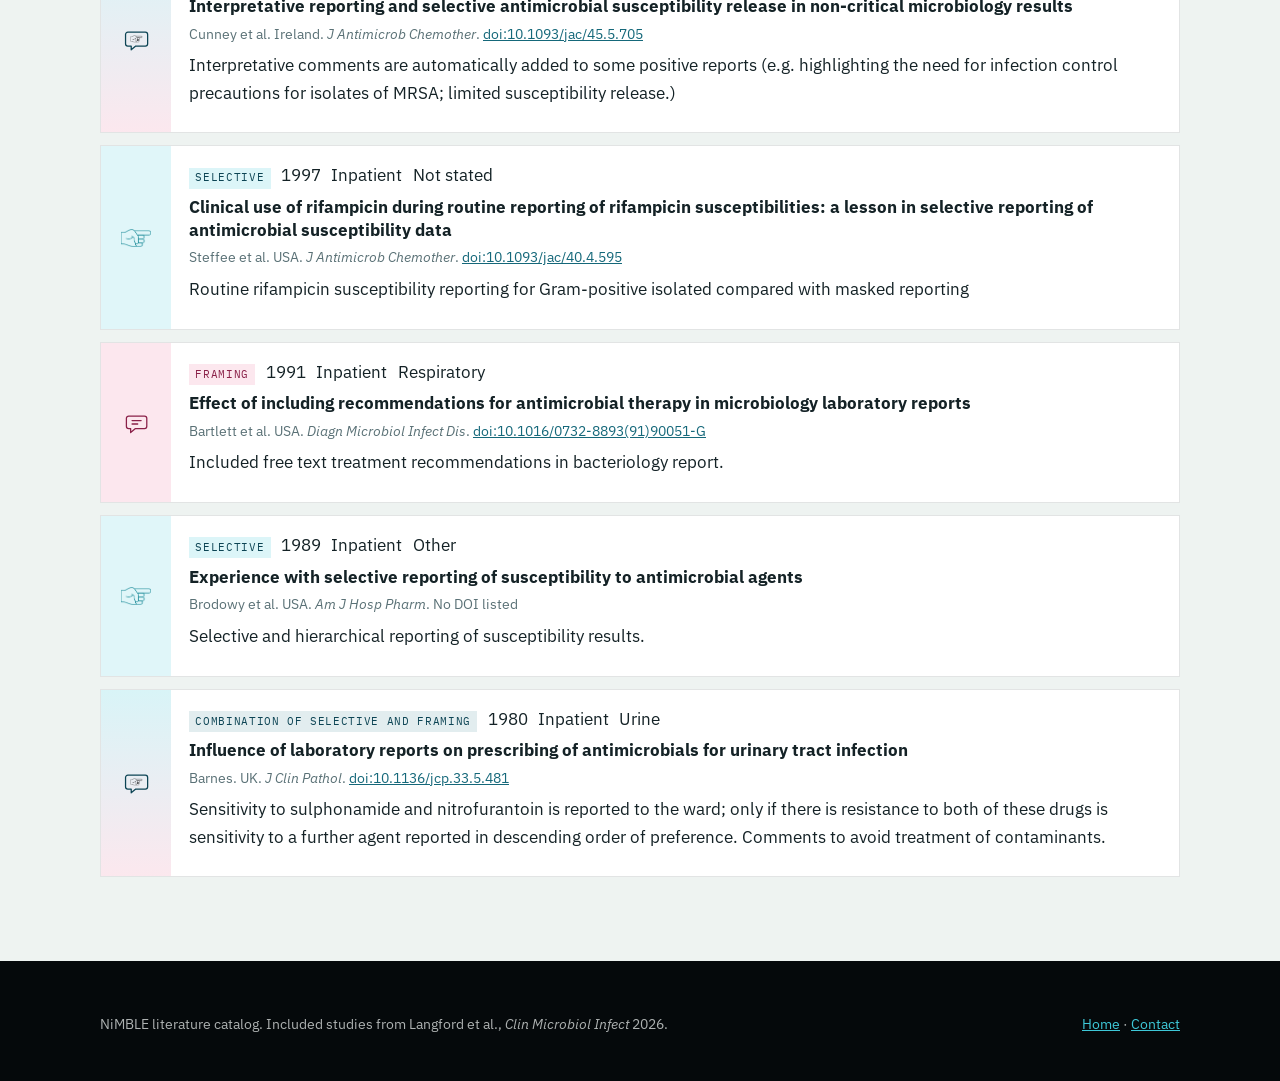
<file: literature.html>
<!DOCTYPE html>
<html lang="en">
<head>
  <meta charset="utf-8">
  <meta name="viewport" content="width=device-width, initial-scale=1">
  <title>Literature catalog — NiMBLE</title>
  <meta name="description" content="Filterable catalog of 45 interventional studies of microbiology report nudges included in Langford et al., Clin Microbiol Infect 2026.">
  <link rel="preconnect" href="https://fonts.googleapis.com">
  <link rel="preconnect" href="https://fonts.gstatic.com" crossorigin>
  <link href="https://fonts.googleapis.com/css2?family=IBM+Plex+Mono:wght@400;600&family=IBM+Plex+Sans:wght@400;500;600&family=Newsreader:ital,opsz,wght@0,6..72,500;1,6..72,500&display=swap" rel="stylesheet">
  <link rel="stylesheet" href="styles.css?v=13">
  <link rel="icon" href="assets/favicon.svg" type="image/svg+xml">
  <link rel="icon" href="assets/favicon.png" type="image/png" sizes="32x32">
  <link rel="shortcut icon" href="favicon.ico">
  <link rel="apple-touch-icon" href="assets/apple-touch-icon.png">
</head>
<body>
  <a class="skip" href="#main">Skip to content</a>
  <header class="site-header">
    <div class="header-inner">
      <div class="header-bar">
        <a class="logo-link" href="index.html#home">
          <img src="assets/nimble-logo.png" width="293" height="59" alt="NiMBLE">
          <span class="logo-wordmark">Nudging in Microbiology Laboratory Evaluation</span>
        </a>
        <button class="nav-toggle" type="button" aria-expanded="false" aria-controls="site-nav">Menu</button>
      </div>
      <nav class="site-nav" id="site-nav" aria-label="Primary">
        <a href="index.html#home">Home</a>
        <a href="index.html#program">Program</a>
        <a href="index.html#nudges">Types of nudges</a>
        <a href="index.html#completed">Completed research</a>
        <a href="index.html#media">Media</a>
        <a href="index.html#underway">Research underway</a>
        <a href="literature.html" aria-current="page">Nudge catalog</a>
        <a href="contact.html">Contact</a>
      </nav>
    </div>
  </header>

  <main id="main">
    <section class="hero">
      <div class="hero-inner solo">
        <div>
          <h1>Forty-five ways a report has been <em>nudged</em>.</h1>
          <p class="lede">Every interventional study in the NiMBLE systematic review and meta-analysis. Filter by how the report was changed, where it was used, and what was cultured.</p>
          <div class="hero-actions">
            <a class="btn btn-cyan" href="https://www.clinicalmicrobiologyandinfection.org/article/S1198-743X(26)00192-8/fulltext" target="_blank" rel="noopener noreferrer">Read the review</a>
            <a class="btn btn-ghost" href="index.html#home">Back to home</a>
          </div>
        </div>
      </div>
    </section>

    <section class="section">
      <div class="wrap">
        <div class="section-head">
          <h2>Filter the catalog</h2>
        </div>

        <div class="type-legend" id="type-legend" role="group" aria-label="Filter by type of nudge">
          <button type="button" class="legend-btn is-active" data-type="" aria-pressed="true">All types</button>
          <button type="button" class="legend-btn" data-type="selective" aria-pressed="false">
            <span class="nudge-glyph glyph-selective" aria-hidden="true"><span class="glyph glyph-hand"></span></span>
            Selective
          </button>
          <button type="button" class="legend-btn" data-type="framing" aria-pressed="false">
            <span class="nudge-glyph glyph-framing" aria-hidden="true"><svg class="glyph"><use href="#icon-framing"></use></svg></span>
            Framing
          </button>
          <button type="button" class="legend-btn" data-type="combination" aria-pressed="false">
            <span class="nudge-glyph glyph-combination" aria-hidden="true"><svg class="glyph"><use href="#icon-combination"></use></svg></span>
            Combination
          </button>
        </div>

        <form class="filters" id="filters" aria-label="Filter studies">
          <label class="field">Search
            <input type="search" id="q" name="q" placeholder="Author, organism, or title" autocomplete="off">
          </label>
          <label class="field">Type of nudge
            <select id="type" name="type">
              <option value="">All types</option>
              <option value="selective">Selective</option>
              <option value="framing">Framing</option>
              <option value="combination">Combination of selective and framing</option>
            </select>
          </label>
          <label class="field">Setting
            <select id="setting" name="setting">
              <option value="">All settings</option>
              <option value="inpatient">Inpatient</option>
              <option value="outpatient">Outpatient</option>
              <option value="mixed">Inpatient and outpatient</option>
              <option value="other">Other</option>
            </select>
          </label>
          <label class="field">Where applied (specimen)
            <select id="focus" name="focus">
              <option value="">All specimens</option>
              <option value="urine">Urine</option>
              <option value="respiratory">Respiratory</option>
              <option value="blood">Blood</option>
              <option value="wound">Wound</option>
              <option value="tissue">Tissue</option>
              <option value="sterile">Sterile sites</option>
              <option value="other">Other</option>
            </select>
          </label>
        </form>

        <div class="result-meta">
          <p id="count" aria-live="polite">Loading studies…</p>
          <p>Source: <a href="https://www.clinicalmicrobiologyandinfection.org/article/S1198-743X(26)00192-8/fulltext" target="_blank" rel="noopener noreferrer">doi:10.1016/j.cmi.2026.04.008</a></p>
        </div>
        <div class="study-list" id="results"></div>
      </div>
    </section>
  </main>

  <footer class="site-footer">
    <div class="wrap footer-inner">
      <p>NiMBLE literature catalog. Included studies from Langford et al., <em>Clin Microbiol Infect</em> 2026.</p>
      <p><a href="index.html#home">Home</a> · <a href="contact.html">Contact</a></p>
    </div>
  </footer>
  <script src="studies.js?v=5"></script>
  <script src="app.js?v=12"></script>
</body>
</html>
</file>
<file: styles.css>
:root {
  --void: #05090b;
  --ink: #0b151a;
  --teal-deep: #0c4454;
  --teal: #15687a;
  --cyan: #3ec8d8;
  --cyan-dim: #1a8a98;
  --magenta: #e23d72;
  --paper: #eef3f1;
  --paper-2: #f7faf8;
  --slip: #f4f1e6;
  --slip-rule: #c9c2a8;
  --text: #142226;
  --muted: #5a7176;
  --line: rgba(20, 34, 38, 0.12);
  --line-strong: rgba(20, 34, 38, 0.28);
  --focus: #15687a;
  --radius: 2px;
  --display: "Newsreader", "Iowan Old Style", "Palatino Linotype", serif;
  --sans: "IBM Plex Sans", "Segoe UI", system-ui, sans-serif;
  --mono: "IBM Plex Mono", "Cascadia Mono", ui-monospace, monospace;
  --space: clamp(1.25rem, 3vw, 2.5rem);
  --header-clearance: calc(59px * 1.4 + 2.8rem + 1px);
}

*,
*::before,
*::after {
  box-sizing: border-box;
}

html {
  scroll-behavior: smooth;
  scroll-padding-top: var(--header-clearance);
  overflow-x: clip;
}

body {
  margin: 0;
  color: var(--text);
  background: var(--paper);
  font-family: var(--sans);
  font-size: 1.0625rem;
  line-height: 1.6;
}

img {
  max-width: 100%;
  height: auto;
}

a {
  color: var(--teal);
}

a:hover {
  color: var(--cyan-dim);
}

:focus-visible {
  outline: 2px solid var(--focus);
  outline-offset: 3px;
}

.skip {
  position: absolute;
  left: 0.75rem;
  top: -3rem;
  z-index: 20;
  padding: 0.5rem 0.85rem;
  background: var(--cyan);
  color: var(--void);
  font-weight: 600;
  text-decoration: none;
}

.skip:focus {
  top: 0.75rem;
}

.site-header {
  position: sticky;
  top: 0;
  z-index: 10;
  background: color-mix(in srgb, #0c4a5c 10%, white);
  border-bottom: 1px solid color-mix(in srgb, #0c4a5c 18%, white);
}

.header-inner {
  display: flex;
  flex-direction: column;
  align-items: stretch;
  gap: 0.35rem;
  max-width: 1120px;
  margin: 0 auto;
  padding: 0.55rem max(1.25rem, env(safe-area-inset-right)) 0.55rem max(1.25rem, env(safe-area-inset-left));
}

.header-bar {
  display: flex;
  align-items: center;
  justify-content: space-between;
  gap: 1rem;
}

.svg-sprite-holder {
  position: absolute;
  width: 0;
  height: 0;
  overflow: hidden;
}

.logo-link {
  display: flex;
  align-items: center;
  gap: 0.85rem;
  min-width: 0;
  text-decoration: none;
  color: inherit;
}

.logo-link img {
  display: block;
  height: calc(59px * 1.4);
  width: auto;
  background: transparent;
}

.logo-wordmark {
  display: block;
  max-width: 13.5rem;
  color: var(--teal-deep);
  font-family: var(--sans);
  font-size: 0.78rem;
  font-weight: 500;
  line-height: 1.3;
}

.nav-toggle {
  display: none;
  min-width: 44px;
  min-height: 44px;
  padding: 0 0.7rem;
  border: 1px solid var(--teal);
  background: transparent;
  color: var(--teal-deep);
  font-family: var(--sans);
  font-size: 0.8rem;
  letter-spacing: 0.08em;
  text-transform: uppercase;
  cursor: pointer;
}

.site-nav {
  display: flex;
  flex-wrap: wrap;
  gap: 0.1rem 1.05rem;
  padding-top: 0.4rem;
  border-top: 1px solid color-mix(in srgb, #0c4a5c 16%, white);
}

.site-nav a {
  color: var(--teal-deep);
  font-size: 0.84rem;
  text-decoration: none;
}

.site-nav a:hover,
.site-nav a[aria-current="page"] {
  color: var(--cyan-dim);
}

.hero {
  background:
    radial-gradient(ellipse 70% 80% at 88% 10%, rgba(226, 61, 114, 0.12), transparent 55%),
    radial-gradient(ellipse 50% 60% at 8% 90%, rgba(62, 200, 216, 0.1), transparent 50%),
    var(--void);
  color: var(--paper);
  overflow: hidden;
}

.hero-inner {
  display: grid;
  grid-template-columns: minmax(0, 1.15fr) minmax(280px, 0.85fr);
  gap: 2.5rem;
  align-items: end;
  max-width: 1120px;
  margin: 0 auto;
  padding: clamp(2.5rem, 7vw, 5.5rem) max(1.25rem, env(safe-area-inset-right)) clamp(3rem, 7vw, 5rem) max(1.25rem, env(safe-area-inset-left));
}

.hero-inner.solo {
  grid-template-columns: minmax(0, 40rem);
}

.hero h1 {
  margin: 0 0 1rem;
  font-family: var(--display);
  font-size: clamp(2.4rem, 6vw, 4.35rem);
  font-weight: 500;
  font-style: italic;
  line-height: 1.08;
  letter-spacing: -0.02em;
}

.hero h1 em {
  font-style: normal;
  color: var(--cyan);
}

.lede {
  max-width: 38rem;
  margin: 0 0 1.6rem;
  color: rgba(238, 243, 241, 0.78);
  font-size: 1.125rem;
}

.hero-actions {
  display: flex;
  flex-wrap: wrap;
  gap: 0.75rem;
}

.btn {
  display: inline-flex;
  align-items: center;
  justify-content: center;
  min-height: 44px;
  padding: 0.55rem 1.1rem;
  border: 1px solid transparent;
  border-radius: var(--radius);
  font-family: var(--sans);
  font-size: 0.95rem;
  font-weight: 600;
  text-decoration: none;
  cursor: pointer;
  transition: background-color 180ms ease, color 180ms ease, border-color 180ms ease;
}

.btn-cyan {
  background: var(--cyan);
  color: var(--void);
}

.btn-cyan:hover {
  background: #7fe0ea;
  color: var(--void);
}

.btn-ghost {
  border-color: rgba(238, 243, 241, 0.35);
  background: transparent;
  color: var(--paper);
}

.btn-ghost:hover {
  border-color: var(--cyan);
  color: var(--cyan);
}

.btn-teal {
  background: var(--teal);
  color: #fff;
}

.btn-teal:hover {
  background: var(--teal-deep);
  color: #fff;
}

.hero-logo {
  justify-self: end;
  width: min(100%, 360px);
  padding: 1.1rem 1.25rem;
  background: #000;
  border: 1px solid rgba(62, 200, 216, 0.22);
}

.hero-logo img {
  display: block;
  width: 100%;
}

.wrap {
  max-width: 1120px;
  margin: 0 auto;
  padding: 0 max(1.25rem, env(safe-area-inset-right)) 0 max(1.25rem, env(safe-area-inset-left));
}

.section {
  padding: clamp(3rem, 7vw, 5.25rem) 0;
}

.section + .section {
  border-top: 1px solid var(--line);
}

.section-head {
  margin-bottom: 2rem;
  text-align: left;
}

.section h2 {
  margin: 0 0 0.6rem;
  font-family: var(--display);
  font-size: clamp(1.85rem, 3.4vw, 2.55rem);
  font-weight: 500;
  line-height: 1.15;
}

.section-intro {
  max-width: 42rem;
  margin: 0;
  color: var(--muted);
}

.prose {
  max-width: 44rem;
}

.prose p + p {
  margin-top: 1rem;
}

.quote {
  margin: 1.5rem 0 0;
  padding: 0 0 0 1.1rem;
  border-left: 3px solid var(--cyan);
  color: var(--text);
  font-family: var(--display);
  font-size: 1.2rem;
  font-style: italic;
  line-height: 1.45;
}

.quote cite {
  display: block;
  margin-top: 0.7rem;
  color: var(--muted);
  font-family: var(--sans);
  font-size: 0.85rem;
  font-style: normal;
}

.hero-key {
  display: grid;
  grid-template-columns: 1fr 1fr;
  gap: 0.65rem;
  margin: 0;
  padding: 0;
  list-style: none;
}

.hero-key li {
  display: flex;
  align-items: center;
  gap: 0.7rem;
  min-height: 3.4rem;
  padding: 0.55rem 0.7rem;
  background: rgba(238, 243, 241, 0.06);
  border: 1px solid rgba(62, 200, 216, 0.18);
  color: rgba(238, 243, 241, 0.88);
  font-family: var(--mono);
  font-size: 0.78rem;
  letter-spacing: 0.04em;
  text-transform: uppercase;
}

.how-row {
  display: grid;
  grid-template-columns: repeat(3, minmax(0, 1fr));
  gap: 1rem;
  margin: 0 0 2.25rem;
  padding: 0;
  list-style: none;
}

.how-row li {
  position: relative;
  padding: 1.15rem 1.15rem 1.2rem;
  background: #fff;
  border: 1px solid var(--line);
}

.how-num {
  display: block;
  margin-bottom: 0.7rem;
  color: var(--magenta);
  font-family: var(--mono);
  font-size: 0.72rem;
  letter-spacing: 0.12em;
}

.how-glyph {
  display: grid;
  place-items: center;
  width: 2.7rem;
  height: 2.7rem;
  margin-bottom: 0.75rem;
  color: var(--teal);
  background: rgba(21, 104, 122, 0.1);
}

.how-row h3 {
  margin: 0 0 0.35rem;
  font-size: 1.12rem;
}

.how-row p {
  margin: 0;
  color: var(--muted);
  font-size: 0.95rem;
}

.media-grid {
  display: grid;
  grid-template-columns: 1fr 1fr;
  gap: 1.25rem;
}

.media-card {
  display: flex;
  flex-direction: column;
  min-height: 100%;
  padding: 1.35rem 1.4rem 1.2rem;
  background: #fff;
  border: 1px solid var(--line-strong);
}

.media-card .year {
  margin: 0 0 0.7rem;
  color: var(--magenta);
  font-family: var(--mono);
  font-size: 0.75rem;
  letter-spacing: 0.1em;
}

.media-title-row {
  display: flex;
  align-items: flex-start;
  gap: 0.75rem;
  margin-bottom: 0.7rem;
}

.media-card h3 {
  margin: 0;
  font-size: 1.2rem;
  line-height: 1.3;
}

.media-byline {
  margin: 0 0 0.4rem;
  color: var(--teal-deep);
  font-weight: 600;
}

.media-card p {
  margin: 0 0 1rem;
  color: var(--muted);
}

.media-card .btn {
  margin-top: auto;
  align-self: flex-start;
}

.podcast-embed {
  margin: 0 0 1rem;
  min-height: 166px;
  background: var(--paper);
  border: 1px solid var(--line);
}

.podcast-embed iframe {
  display: block;
  width: 100%;
  height: 166px;
  border: 0;
}

.magazine-mark {
  display: flex;
  flex-direction: column;
  justify-content: flex-end;
  min-height: 10.5rem;
  margin: 0 0 1rem;
  padding: 1.1rem 1.15rem;
  background:
    radial-gradient(ellipse 80% 70% at 90% 10%, rgba(226, 61, 114, 0.22), transparent 55%),
    radial-gradient(ellipse 50% 80% at 0% 100%, rgba(62, 200, 216, 0.18), transparent 50%),
    var(--void);
  color: var(--paper);
}

.magazine-kicker {
  font-family: var(--mono);
  font-size: 0.68rem;
  letter-spacing: 0.16em;
  text-transform: uppercase;
  color: var(--cyan);
}

.magazine-issue {
  margin-top: 0.2rem;
  color: rgba(238, 243, 241, 0.62);
  font-size: 0.8rem;
}

.magazine-headline {
  margin-top: 0.85rem;
  font-family: var(--display);
  font-size: 1.55rem;
  font-style: italic;
  line-height: 1.15;
}

.magazine-authors {
  margin-top: 0.5rem;
  color: rgba(238, 243, 241, 0.78);
  font-size: 0.85rem;
}

.type-legend {
  display: flex;
  flex-wrap: wrap;
  gap: 0.5rem;
  margin: 0 0 1.15rem;
}

.legend-btn {
  display: inline-flex;
  align-items: center;
  gap: 0.5rem;
  min-height: 44px;
  padding: 0.3rem 0.7rem 0.3rem 0.35rem;
  border: 1px solid var(--line-strong);
  background: #fff;
  color: var(--text);
  font-family: var(--sans);
  font-size: 0.9rem;
  cursor: pointer;
}

.legend-btn:first-child {
  padding-left: 0.75rem;
}

.legend-btn .nudge-glyph {
  width: 2rem;
  height: 2rem;
}

.legend-btn .glyph {
  width: 1.15rem;
  height: 1.15rem;
}

.legend-btn .glyph-hand {
  width: 1.28rem;
  height: 0.78rem;
}

.legend-btn.is-active {
  border-color: var(--teal);
  box-shadow: inset 3px 0 0 var(--cyan);
}

.contact-layout {
  display: grid;
  grid-template-columns: minmax(0, 1.4fr) minmax(16rem, 0.7fr);
  gap: 2rem;
  align-items: start;
}

.contact-form {
  display: grid;
  gap: 1rem;
  max-width: 40rem;
}

.topic-fieldset {
  margin: 0;
  padding: 0;
  border: 0;
}

.topic-fieldset legend {
  margin-bottom: 0.65rem;
  font-weight: 600;
}

.topic-grid {
  display: grid;
  grid-template-columns: 1fr 1fr;
  gap: 0.7rem;
}

.topic-card {
  position: relative;
  display: block;
  cursor: pointer;
}

.topic-card input {
  position: absolute;
  inset: 0;
  width: 1px;
  height: 1px;
  margin: 0;
  opacity: 0;
}

.topic-card-inner {
  display: grid;
  gap: 0.45rem;
  min-height: 100%;
  padding: 1rem 1rem 1.05rem;
  border: 1px solid var(--line-strong);
  background: #fff;
  transition: border-color 180ms ease;
}

.topic-card:hover .topic-card-inner {
  border-color: var(--teal);
}

.topic-card-inner strong {
  font-size: 1rem;
}

.topic-card-inner span:last-child {
  color: var(--muted);
  font-size: 0.9rem;
}

.topic-card:has(input:checked) .topic-card-inner {
  border-color: var(--teal);
  box-shadow: inset 3px 0 0 var(--cyan);
}

.topic-card:has(input:focus-visible) .topic-card-inner {
  outline: 2px solid var(--focus);
  outline-offset: 3px;
}

.form-label {
  display: grid;
  gap: 0.35rem;
  font-size: 0.92rem;
  font-weight: 600;
}

.form-label .optional {
  color: var(--muted);
  font-weight: 400;
}

.contact-form input[type="text"],
.contact-form input[type="email"],
.contact-form textarea {
  width: 100%;
  min-height: 44px;
  padding: 0.5rem 0.7rem;
  border: 1px solid var(--line-strong);
  border-radius: var(--radius);
  background: #fff;
  color: var(--text);
  font-family: var(--sans);
  font-size: 1rem;
  font-weight: 400;
}

.contact-form textarea {
  min-height: 10rem;
  resize: vertical;
  line-height: 1.5;
}

.field-error {
  min-height: 1.1em;
  margin: 0.25rem 0 0;
  color: #8a2048;
  font-size: 0.85rem;
  font-weight: 500;
}

.form-note {
  margin: 0.2rem 0 0;
  color: var(--muted);
  font-size: 0.9rem;
}

.form-status {
  margin: 0;
  color: var(--muted);
  font-size: 0.92rem;
}

.contact-form .btn {
  justify-self: start;
}

.legend-btn:hover {
  border-color: var(--teal);
}

.contact-thanks {
  max-width: 40rem;
  padding: 1.5rem 1.4rem;
  background: #fff;
  border: 1px solid var(--line-strong);
}

.contact-thanks[hidden],
.contact-form[hidden] {
  display: none;
}

.contact-thanks h2 {
  margin: 0 0 0.6rem;
}

.contact-aside {
  padding: 1.3rem 1.25rem;
  background: #fff;
  border: 1px solid var(--line);
}

.contact-aside h2 {
  margin: 0 0 1rem;
  font-size: 1.2rem;
}

.email-list {
  display: grid;
  gap: 0.85rem;
  margin: 0;
  padding: 0;
  list-style: none;
}

.email-list li {
  display: flex;
  gap: 0.75rem;
  align-items: flex-start;
}

.email-list strong,
.email-list a {
  display: block;
}

.email-list a {
  overflow-wrap: anywhere;
}

.nudge-layout {
  display: grid;
  grid-template-columns: minmax(0, 0.9fr) minmax(0, 1.1fr);
  gap: 1.75rem;
  align-items: start;
  min-width: 0;
}

.nudge-tabs {
  display: flex;
  flex-direction: column;
  gap: 0.45rem;
}

.nudge-tab {
  display: grid;
  grid-template-columns: auto 1fr;
  align-items: start;
  gap: 0.85rem;
  width: 100%;
  padding: 0.9rem 1rem;
  border: 1px solid var(--line-strong);
  background: var(--paper-2);
  color: inherit;
  text-align: left;
  cursor: pointer;
  transition: border-color 180ms ease, background-color 180ms ease;
}

.nudge-tab[aria-selected="true"] {
  border-color: var(--teal);
  background: #fff;
  box-shadow: inset 3px 0 0 var(--cyan);
}

.nudge-glyph {
  display: grid;
  place-items: center;
  width: 2.55rem;
  height: 2.55rem;
  flex-shrink: 0;
  color: var(--teal-deep);
  background: rgba(12, 68, 84, 0.08);
}

.glyph {
  display: block;
  width: 1.45rem;
  height: 1.45rem;
}

.glyph-hand {
  width: 1.62rem;
  height: 0.98rem;
  background-color: currentColor;
  -webkit-mask-image: url("assets/pointing-hand.png");
  mask-image: url("assets/pointing-hand.png");
  -webkit-mask-repeat: no-repeat;
  -webkit-mask-position: center;
  -webkit-mask-size: contain;
  mask-repeat: no-repeat;
  mask-position: center;
  mask-size: contain;
}

.glyph-baseline {
  color: #7a3148;
  background: rgba(226, 61, 114, 0.1);
}

.glyph-selective {
  color: var(--cyan-dim);
  background: rgba(62, 200, 216, 0.16);
}

.glyph-framing {
  color: #8a2048;
  background: rgba(226, 61, 114, 0.12);
}

.glyph-eye {
  color: var(--teal);
  background: rgba(21, 104, 122, 0.12);
}

.glyph-combination {
  color: var(--teal-deep);
  background: linear-gradient(180deg, rgba(62, 200, 216, 0.2), rgba(226, 61, 114, 0.12));
}

.glyph-podcast,
.glyph-article {
  color: var(--teal-deep);
  background: rgba(62, 200, 216, 0.14);
}

.nudge-tab h3 {
  margin: 0 0 0.2rem;
  font-size: 1rem;
}

.nudge-tab p {
  margin: 0;
  color: var(--muted);
  font-size: 0.9rem;
}

.slip {
  min-width: 0;
  max-width: 100%;
  background: var(--slip);
  color: #1c1a12;
  box-shadow: 0 18px 40px rgba(5, 9, 11, 0.12);
  font-family: var(--mono);
  font-size: 0.82rem;
}

.slip-head {
  display: flex;
  flex-wrap: wrap;
  justify-content: space-between;
  gap: 0.75rem 1rem;
  padding: 0.85rem 1rem 0.7rem;
  border-bottom: 2px dashed var(--slip-rule);
}

.slip-lab {
  font-size: 0.68rem;
  letter-spacing: 0.08em;
  text-transform: uppercase;
}

.slip-lab strong {
  display: block;
  margin-top: 0.15rem;
  font-size: 0.9rem;
  letter-spacing: 0;
  text-transform: none;
  overflow-wrap: anywhere;
}

.slip-meta {
  text-align: right;
  color: #6a6450;
}

.slip-body {
  padding: 1rem;
}

.slip-comment {
  display: none;
  margin: 0 0 0.85rem;
  padding: 0.65rem 0.7rem;
  border: 1px solid var(--magenta);
  background: rgba(226, 61, 114, 0.08);
  color: #6d1b38;
  font-size: 0.78rem;
  overflow-wrap: anywhere;
}

.slip[data-mode="framing"] .slip-comment {
  display: block;
}

.ast {
  width: 100%;
  table-layout: fixed;
  border-collapse: collapse;
}

.ast th,
.ast td {
  padding: 0.32rem 0.2rem;
  border-bottom: 1px solid var(--slip-rule);
  text-align: left;
  overflow-wrap: anywhere;
}

.ast th:last-child,
.ast td:last-child {
  width: 4.6rem;
  text-align: right;
  overflow-wrap: normal;
}

.ast th {
  color: #6a6450;
  font-size: 0.68rem;
  font-weight: 500;
  letter-spacing: 0.08em;
  text-transform: uppercase;
}

.ast .s {
  color: var(--cyan-dim);
  font-weight: 600;
}

.slip[data-mode="eye"] .ast tr.preferred td:first-child {
  font-weight: 700;
}

.slip[data-mode="selective"] .ast tr.hide {
  display: none;
}

.study-grid {
  display: grid;
  grid-template-columns: 1fr 1fr;
  gap: 1.25rem;
}

.paper-figure {
  margin: 0 0 1rem;
}

.paper-figure img {
  display: block;
  width: 100%;
  border: 1px solid var(--line);
  background: #fff;
}

.study-card {
  display: flex;
  flex-direction: column;
  min-height: 100%;
  padding: 1.35rem 1.4rem 1.2rem;
  background: #fff;
  border: 1px solid var(--line-strong);
}

.study-card .year {
  margin: 0 0 0.45rem;
  color: var(--magenta);
  font-family: var(--mono);
  font-size: 0.75rem;
  letter-spacing: 0.1em;
}

.study-card h3 {
  margin: 0 0 0.55rem;
  font-size: 1.2rem;
  line-height: 1.3;
}

.study-card .meta {
  margin: 0 0 1rem;
  color: var(--muted);
  font-size: 0.88rem;
}

.stat-row {
  display: grid;
  grid-template-columns: repeat(2, minmax(0, 1fr));
  gap: 0.75rem;
  margin: 0 0 1rem;
}

.stat {
  padding: 0.7rem 0.75rem;
  background: var(--paper);
}

.stat b {
  display: block;
  font-family: var(--display);
  font-size: 1.45rem;
  font-weight: 500;
  line-height: 1.1;
}

.stat span {
  color: var(--muted);
  font-size: 0.8rem;
}

.study-card .btn {
  margin-top: auto;
  align-self: flex-start;
}

.pipeline {
  display: grid;
  grid-template-columns: repeat(3, minmax(0, 1fr));
  gap: 1rem;
}

.pipeline article {
  min-width: 0;
  padding: 1.3rem 1.25rem;
  background: #fff;
  border-top: 3px solid var(--cyan);
}

.pipeline .nudge-glyph {
  margin-bottom: 0.85rem;
}

.pipeline article:nth-child(2) {
  border-top-color: var(--teal);
}

.pipeline article:nth-child(3) {
  border-top-color: var(--magenta);
}

.status {
  display: inline-block;
  max-width: 100%;
  margin-bottom: 0.7rem;
  padding: 0.15rem 0.45rem;
  background: var(--ink);
  color: var(--cyan);
  font-family: var(--mono);
  font-size: 0.68rem;
  letter-spacing: 0.06em;
  text-transform: uppercase;
  overflow-wrap: anywhere;
}

.pipeline h3 {
  margin: 0 0 0.55rem;
  font-size: 1.15rem;
}

.pipeline p {
  margin: 0;
  color: var(--muted);
  font-size: 0.95rem;
}

.team-list {
  display: flex;
  flex-wrap: wrap;
  gap: 0.45rem 0.55rem;
  margin: 0;
  padding: 0;
  list-style: none;
}

.team-list li {
  padding: 0.35rem 0.7rem;
  background: #fff;
  border: 1px solid var(--line);
  font-size: 0.92rem;
}

.site-footer {
  background: var(--void);
  color: rgba(238, 243, 241, 0.72);
  padding: 2.25rem 0 2rem;
  font-size: 0.9rem;
}

.footer-inner {
  display: flex;
  flex-wrap: wrap;
  justify-content: space-between;
  gap: 1rem;
}

.site-footer a {
  color: var(--cyan);
}

.filters {
  display: grid;
  grid-template-columns: minmax(12rem, 1.4fr) repeat(3, minmax(0, 1fr));
  gap: 0.75rem;
  margin-bottom: 1.1rem;
}

label.field {
  display: flex;
  flex-direction: column;
  gap: 0.3rem;
  font-size: 0.78rem;
  font-weight: 600;
  letter-spacing: 0.04em;
  text-transform: uppercase;
  color: var(--muted);
}

input[type="search"],
select {
  min-height: 44px;
  width: 100%;
  padding: 0.45rem 0.65rem;
  border: 1px solid var(--line-strong);
  border-radius: var(--radius);
  background: #fff;
  color: var(--text);
  font-family: var(--sans);
  font-size: 0.95rem;
  font-weight: 400;
  letter-spacing: 0;
  text-transform: none;
}

.result-meta {
  display: flex;
  justify-content: space-between;
  gap: 1rem;
  margin-bottom: 1rem;
  color: var(--muted);
  font-size: 0.9rem;
}

.study-list {
  display: grid;
  gap: 0.75rem;
}

.lit-card {
  display: grid;
  grid-template-columns: 4.4rem minmax(0, 1fr);
  padding: 0;
  background: #fff;
  border: 1px solid var(--line);
  overflow: hidden;
}

.type-mark {
  display: grid;
  place-items: center;
  align-self: stretch;
}

.type-mark .glyph {
  width: 1.7rem;
  height: 1.7rem;
}

.type-mark .glyph-hand {
  width: 1.85rem;
  height: 1.12rem;
}

.type-mark.type-selective {
  color: var(--cyan-dim);
  background: rgba(62, 200, 216, 0.16);
}

.type-mark.type-framing {
  color: #8a2048;
  background: rgba(226, 61, 114, 0.12);
}

.type-mark.type-combination {
  color: var(--teal-deep);
  background: linear-gradient(180deg, rgba(62, 200, 216, 0.2), rgba(226, 61, 114, 0.12));
}

.lit-body {
  padding: 1rem 1.1rem 1.05rem;
}

.lit-card header {
  display: flex;
  flex-wrap: wrap;
  gap: 0.4rem 0.65rem;
  align-items: baseline;
  margin-bottom: 0.4rem;
}

.badge {
  padding: 0.12rem 0.4rem;
  font-family: var(--mono);
  font-size: 0.68rem;
  letter-spacing: 0.06em;
  text-transform: uppercase;
}

.badge-selective { background: rgba(62, 200, 216, 0.18); color: var(--teal-deep); }
.badge-framing { background: rgba(226, 61, 114, 0.12); color: #8a2048; }
.badge-combination { background: rgba(21, 104, 122, 0.12); color: var(--teal-deep); }

.lit-card h3 {
  margin: 0 0 0.3rem;
  font-size: 1.05rem;
  line-height: 1.35;
}

.lit-card .byline {
  margin: 0 0 0.45rem;
  color: var(--muted);
  font-size: 0.88rem;
}

.lit-card .finding {
  margin: 0 0 0.55rem;
}

.empty {
  padding: 2rem 1rem;
  text-align: center;
  color: var(--muted);
}

@media (max-width: 900px) {
  :root {
    --header-clearance: calc(59px * 1.15 + 1.5rem);
  }

  .section-head,
  .filters,
  .nudge-layout,
  .pipeline,
  .study-grid,
  .media-grid,
  .how-row,
  .contact-layout,
  .topic-grid,
  .result-meta {
    grid-template-columns: 1fr;
  }

  .hero-inner {
    grid-template-columns: minmax(0, 1fr);
  }

  .hero h1 {
    font-size: clamp(1.85rem, 9vw, 3.2rem);
  }

  .lede {
    font-size: 1.02rem;
  }

  .hero-inner {
    padding-top: 2rem;
    padding-bottom: 2.5rem;
  }

  .hero-actions {
    flex-direction: column;
    align-items: stretch;
  }

  .hero-logo {
    justify-self: start;
    width: min(100%, 280px);
  }

  .logo-link {
    gap: 0.55rem;
  }

  .logo-link img {
    height: calc(59px * 1.15);
  }

  .logo-wordmark {
    max-width: 8.5rem;
    font-size: 0.68rem;
  }

  .nav-toggle {
    display: inline-flex;
    align-items: center;
    justify-content: center;
    flex-shrink: 0;
  }

  .site-nav {
    display: none;
    position: absolute;
    left: max(1.25rem, env(safe-area-inset-left));
    right: max(1.25rem, env(safe-area-inset-right));
    top: calc(100% + 0.4rem);
    flex-direction: column;
    gap: 0;
    min-width: 0;
    padding: 0.4rem;
    border-top: 0;
    background: #000;
    border: 1px solid rgba(62, 200, 216, 0.22);
  }

  .site-header {
    position: sticky;
  }

  .site-nav.is-open {
    display: flex;
    z-index: 20;
  }

  .site-nav a {
    display: block;
    min-height: 44px;
    padding: 0.7rem 0.8rem;
    color: rgba(238, 243, 241, 0.9);
  }

  .stat-row {
    grid-template-columns: 1fr;
  }

  .slip-head {
    flex-direction: column;
    align-items: flex-start;
  }

  .slip-meta {
    text-align: left;
  }

  .nudge-tab {
    min-height: 44px;
  }

  .pipeline article {
    padding: 1.15rem 1.1rem;
  }

  .study-card {
    padding: 1.1rem 1.05rem 1.05rem;
  }

  input[type="search"],
  input[type="text"],
  input[type="email"],
  select,
  textarea {
    font-size: 16px;
  }

  .result-meta {
    flex-direction: column;
    gap: 0.35rem;
  }
}

@media (prefers-reduced-motion: reduce) {
  html {
    scroll-behavior: auto;
  }

  .btn,
  .nudge-tab,
  .topic-card-inner {
    transition: none;
  }
}
</file>
